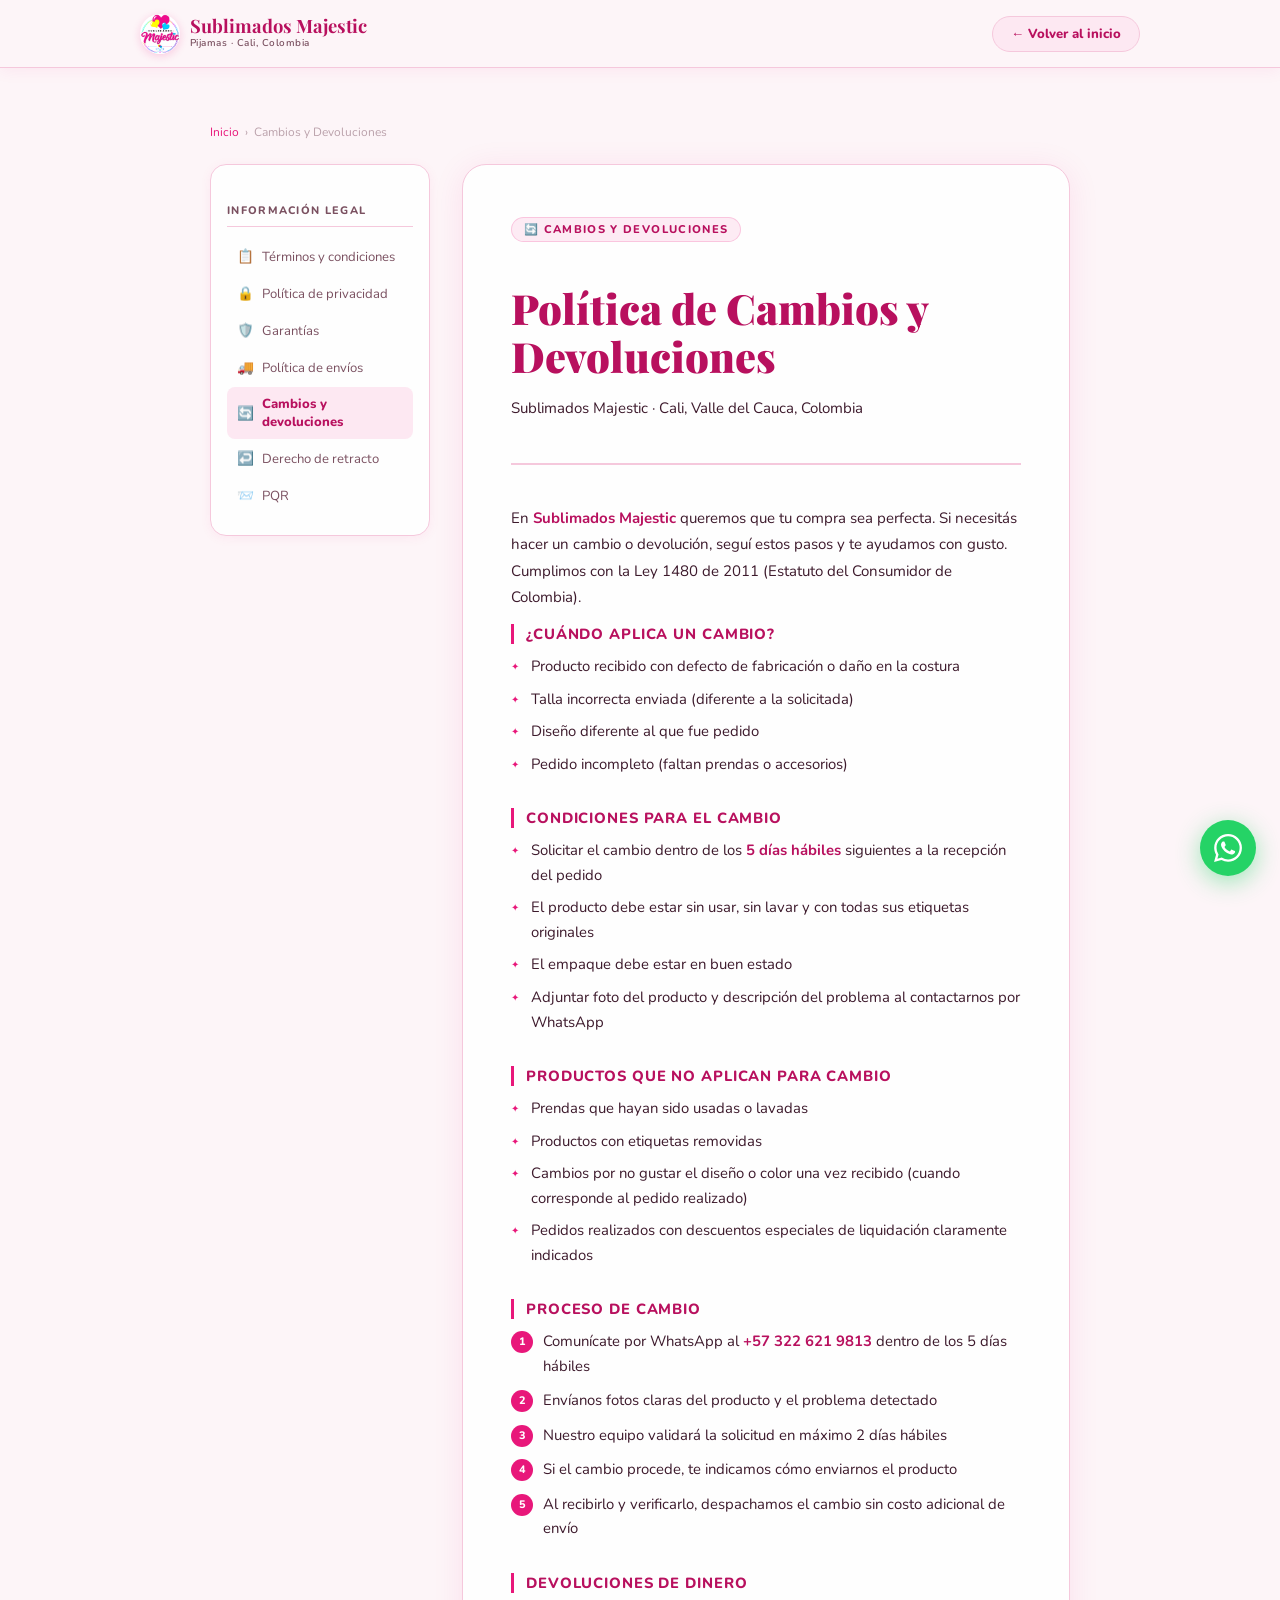
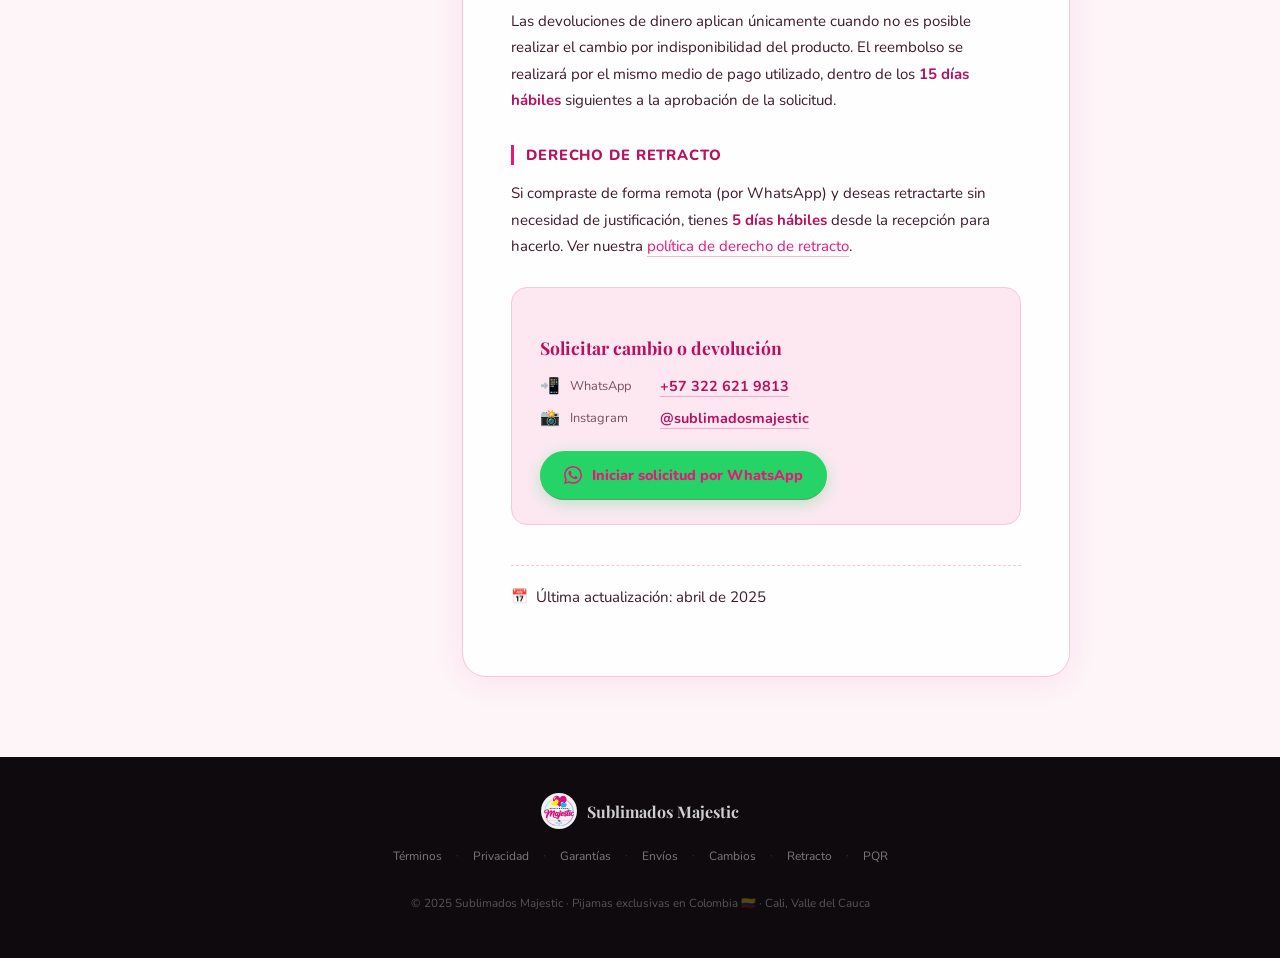
<file: cambios.html>
﻿<!DOCTYPE html>
<html lang="es-CO">
<head>
  <meta charset="UTF-8"/>
  <meta name="viewport" content="width=device-width,initial-scale=1.0"/>
  <title>Cambios y Devoluciones | Sublimados Majestic – Pijamas Colombia</title>
  <meta name="robots" content="noindex,follow"/>
  <link rel="preconnect" href="https://fonts.googleapis.com"/>
  <link rel="preconnect" href="https://fonts.gstatic.com" crossorigin/>
  <link href="https://fonts.googleapis.com/css2?family=Playfair+Display:ital,wght@0,700;0,900;1,700&family=Nunito:wght@400;600;700;800;900&display=swap" rel="stylesheet"/>
  <link rel="stylesheet" href="legal.css"/>
  <link rel="icon" type="image/png" href="logo.png"/>
</head>
<body>
<header class="legal-navbar"><div class="legal-nav-inner">
  <a href="index.html" class="legal-nav-logo">
    <img src="logo.png" alt="Sublimados Majestic" width="40" height="40" loading="eager"/>
    <div><span class="legal-nav-brand">Sublimados Majestic</span><span class="legal-nav-sub">Pijamas · Cali, Colombia</span></div>
  </a>
  <a href="index.html" class="legal-back-btn">← Volver al inicio</a>
</div></header>

<main class="legal-main"><div class="legal-container">
  <nav class="legal-breadcrumb"><a href="index.html">Inicio</a><span>›</span><span>Cambios y Devoluciones</span></nav>
  <div class="legal-page-layout">
    <aside class="legal-sidebar"><h5>Información legal</h5>
      <a href="terminos.html"><span class="ls-icon">📋</span> Términos y condiciones</a>
      <a href="privacidad.html"><span class="ls-icon">🔒</span> Política de privacidad</a>
      <a href="garantias.html"><span class="ls-icon">🛡️</span> Garantías</a>
      <a href="envios.html"><span class="ls-icon">🚚</span> Política de envíos</a>
      <a href="cambios.html" class="active"><span class="ls-icon">🔄</span> Cambios y devoluciones</a>
      <a href="retracto.html"><span class="ls-icon">↩️</span> Derecho de retracto</a>
      <a href="pqr.html"><span class="ls-icon">📨</span> PQR</a>
    </aside>
    <div class="legal-box">
      <div class="legal-doc-header">
        <span class="legal-doc-tag">🔄 Cambios y Devoluciones</span>
        <h1 class="legal-doc-title">Política de Cambios y Devoluciones</h1>
        <p class="legal-doc-meta">Sublimados Majestic · Cali, Valle del Cauca, Colombia</p>
      </div>

      <p>En <strong>Sublimados Majestic</strong> queremos que tu compra sea perfecta. Si necesitás hacer un cambio o devolución, seguí estos pasos y te ayudamos con gusto. Cumplimos con la Ley 1480 de 2011 (Estatuto del Consumidor de Colombia).</p>

      <h3>¿Cuándo aplica un cambio?</h3>
      <ul>
        <li>Producto recibido con defecto de fabricación o daño en la costura</li>
        <li>Talla incorrecta enviada (diferente a la solicitada)</li>
        <li>Diseño diferente al que fue pedido</li>
        <li>Pedido incompleto (faltan prendas o accesorios)</li>
      </ul>

      <h3>Condiciones para el cambio</h3>
      <ul>
        <li>Solicitar el cambio dentro de los <strong>5 días hábiles</strong> siguientes a la recepción del pedido</li>
        <li>El producto debe estar sin usar, sin lavar y con todas sus etiquetas originales</li>
        <li>El empaque debe estar en buen estado</li>
        <li>Adjuntar foto del producto y descripción del problema al contactarnos por WhatsApp</li>
      </ul>

      <h3>Productos que no aplican para cambio</h3>
      <ul>
        <li>Prendas que hayan sido usadas o lavadas</li>
        <li>Productos con etiquetas removidas</li>
        <li>Cambios por no gustar el diseño o color una vez recibido (cuando corresponde al pedido realizado)</li>
        <li>Pedidos realizados con descuentos especiales de liquidación claramente indicados</li>
      </ul>

      <h3>Proceso de cambio</h3>
      <ol>
        <li>Comunícate por WhatsApp al <strong>+57 322 621 9813</strong> dentro de los 5 días hábiles</li>
        <li>Envíanos fotos claras del producto y el problema detectado</li>
        <li>Nuestro equipo validará la solicitud en máximo 2 días hábiles</li>
        <li>Si el cambio procede, te indicamos cómo enviarnos el producto</li>
        <li>Al recibirlo y verificarlo, despachamos el cambio sin costo adicional de envío</li>
      </ol>

      <h3>Devoluciones de dinero</h3>
      <p>Las devoluciones de dinero aplican únicamente cuando no es posible realizar el cambio por indisponibilidad del producto. El reembolso se realizará por el mismo medio de pago utilizado, dentro de los <strong>15 días hábiles</strong> siguientes a la aprobación de la solicitud.</p>

      <h3>Derecho de retracto</h3>
      <p>Si compraste de forma remota (por WhatsApp) y deseas retractarte sin necesidad de justificación, tienes <strong>5 días hábiles</strong> desde la recepción para hacerlo. Ver nuestra <a href="retracto.html">política de derecho de retracto</a>.</p>

      <div class="legal-contact-card">
        <h4>Solicitar cambio o devolución</h4>
        <div class="legal-contact-row"><span class="lc-icon">📲</span><span class="lc-label">WhatsApp</span><span class="lc-val"><a href="https://wa.me/573226219813" target="_blank" rel="noopener">+57 322 621 9813</a></span></div>
        <div class="legal-contact-row"><span class="lc-icon">📸</span><span class="lc-label">Instagram</span><span class="lc-val"><a href="https://www.instagram.com/sublimadosmajestic" target="_blank" rel="noopener">@sublimadosmajestic</a></span></div>
        <a href="https://wa.me/573226219813" target="_blank" rel="noopener" class="legal-wa-cta"><svg viewBox="0 0 24 24" fill="currentColor"><path d="M17.472 14.382c-.297-.149-1.758-.867-2.03-.967-.273-.099-.471-.148-.67.15-.197.297-.767.966-.94 1.164-.173.199-.347.223-.644.075-.297-.15-1.255-.463-2.39-1.475-.883-.788-1.48-1.761-1.653-2.059-.173-.297-.018-.458.13-.606.134-.133.298-.347.446-.52.149-.174.198-.298.298-.497.099-.198.05-.371-.025-.52-.075-.149-.669-1.612-.916-2.207-.242-.579-.487-.5-.669-.51-.173-.008-.371-.01-.57-.01-.198 0-.52.074-.792.372-.272.297-1.04 1.016-1.04 2.479 0 1.462 1.065 2.875 1.213 3.074.149.198 2.096 3.2 5.077 4.487.709.306 1.262.489 1.694.625.712.227 1.36.195 1.871.118.571-.085 1.758-.719 2.006-1.413.248-.694.248-1.289.173-1.413-.074-.124-.272-.198-.57-.347m-5.421 7.403h-.004a9.87 9.87 0 01-5.031-1.378l-.361-.214-3.741.982.998-3.648-.235-.374a9.86 9.86 0 01-1.51-5.26c.001-5.45 4.436-9.884 9.888-9.884 2.64 0 5.122 1.03 6.988 2.898a9.825 9.825 0 012.893 6.994c-.003 5.45-4.437 9.884-9.885 9.884m8.413-18.297A11.815 11.815 0 0012.05 0C5.495 0 .16 5.335.157 11.892c0 2.096.547 4.142 1.588 5.945L.057 24l6.305-1.654a11.882 11.882 0 005.683 1.448h.005c6.554 0 11.89-5.335 11.893-11.893a11.821 11.821 0 00-3.48-8.413z"/></svg> Iniciar solicitud por WhatsApp</a>
      </div>
      <p class="legal-date-note">Última actualización: abril de 2025</p>
    </div>
  </div>
</div></main>

<a href="https://wa.me/573226219813" class="legal-wa-float" target="_blank" rel="noopener" aria-label="WhatsApp"><svg viewBox="0 0 24 24" fill="currentColor"><path d="M17.472 14.382c-.297-.149-1.758-.867-2.03-.967-.273-.099-.471-.148-.67.15-.197.297-.767.966-.94 1.164-.173.199-.347.223-.644.075-.297-.15-1.255-.463-2.39-1.475-.883-.788-1.48-1.761-1.653-2.059-.173-.297-.018-.458.13-.606.134-.133.298-.347.446-.52.149-.174.198-.298.298-.497.099-.198.05-.371-.025-.52-.075-.149-.669-1.612-.916-2.207-.242-.579-.487-.5-.669-.51-.173-.008-.371-.01-.57-.01-.198 0-.52.074-.792.372-.272.297-1.04 1.016-1.04 2.479 0 1.462 1.065 2.875 1.213 3.074.149.198 2.096 3.2 5.077 4.487.709.306 1.262.489 1.694.625.712.227 1.36.195 1.871.118.571-.085 1.758-.719 2.006-1.413.248-.694.248-1.289.173-1.413-.074-.124-.272-.198-.57-.347m-5.421 7.403h-.004a9.87 9.87 0 01-5.031-1.378l-.361-.214-3.741.982.998-3.648-.235-.374a9.86 9.86 0 01-1.51-5.26c.001-5.45 4.436-9.884 9.888-9.884 2.64 0 5.122 1.03 6.988 2.898a9.825 9.825 0 012.893 6.994c-.003 5.45-4.437 9.884-9.885 9.884m8.413-18.297A11.815 11.815 0 0012.05 0C5.495 0 .16 5.335.157 11.892c0 2.096.547 4.142 1.588 5.945L.057 24l6.305-1.654a11.882 11.882 0 005.683 1.448h.005c6.554 0 11.89-5.335 11.893-11.893a11.821 11.821 0 00-3.48-8.413z"/></svg></a>

<footer class="legal-footer"><div class="legal-footer-inner">
  <a href="index.html" class="legal-footer-logo">
    <img src="logo.png" alt="Sublimados Majestic" width="36" height="36" loading="lazy"/>
    <span>Sublimados Majestic</span>
  </a>
  <nav class="legal-footer-links">
    <a href="terminos.html">Términos</a><span>·</span><a href="privacidad.html">Privacidad</a><span>·</span><a href="garantias.html">Garantías</a><span>·</span><a href="envios.html">Envíos</a><span>·</span><a href="cambios.html">Cambios</a><span>·</span><a href="retracto.html">Retracto</a><span>·</span><a href="pqr.html">PQR</a>
  </nav>
  <p class="legal-footer-copy">© 2025 Sublimados Majestic · Pijamas exclusivas en Colombia 🇨🇴 · Cali, Valle del Cauca</p>
</div></footer>
</body></html>
</file>
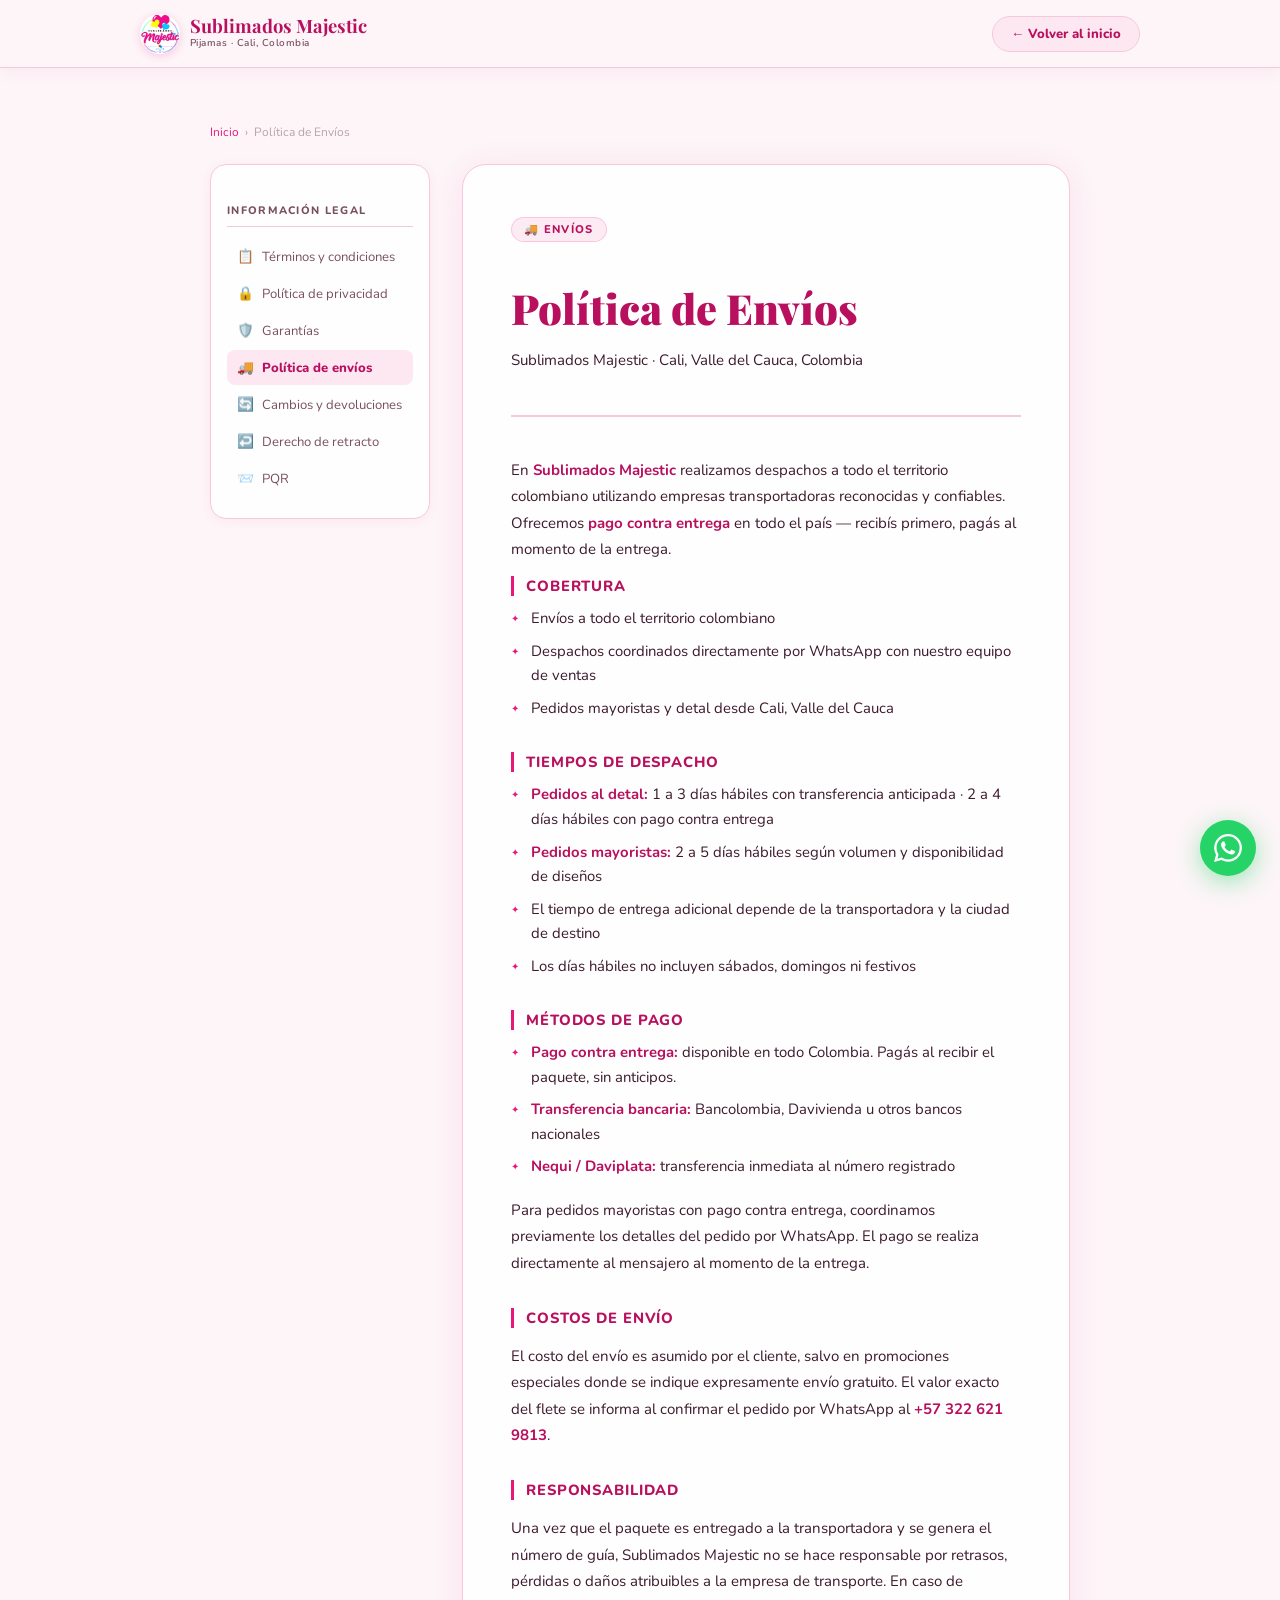
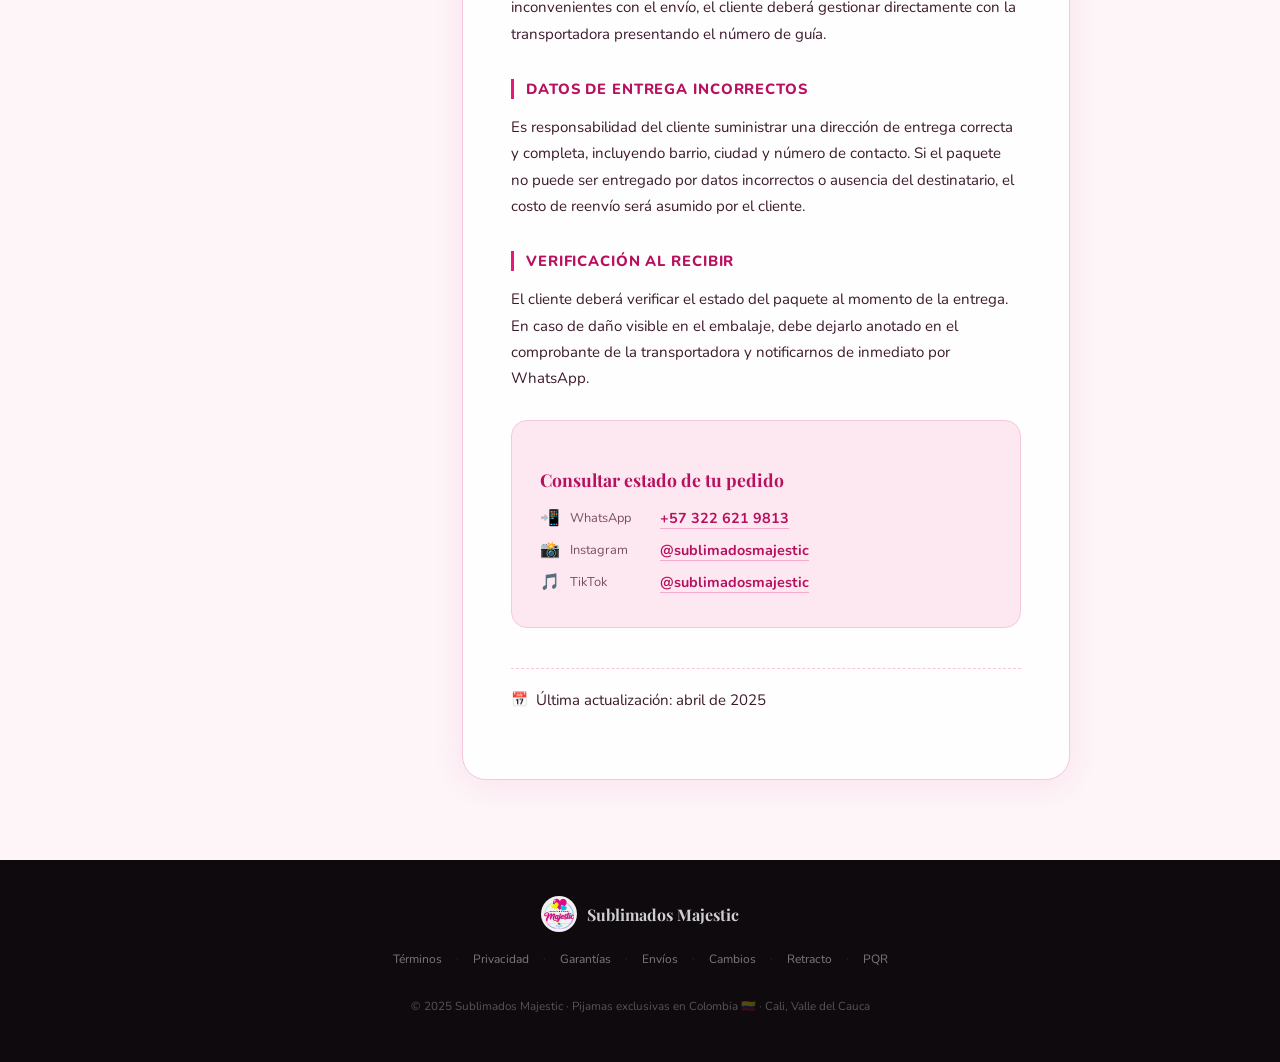
<file: envios.html>
﻿<!DOCTYPE html>
<html lang="es-CO">
<head>
  <meta charset="UTF-8"/>
  <meta name="viewport" content="width=device-width,initial-scale=1.0"/>
  <title>Política de Envíos | Sublimados Majestic – Pijamas Colombia</title>
  <meta name="robots" content="noindex,follow"/>
  <link rel="preconnect" href="https://fonts.googleapis.com"/>
  <link rel="preconnect" href="https://fonts.gstatic.com" crossorigin/>
  <link href="https://fonts.googleapis.com/css2?family=Playfair+Display:ital,wght@0,700;0,900;1,700&family=Nunito:wght@400;600;700;800;900&display=swap" rel="stylesheet"/>
  <link rel="stylesheet" href="legal.css"/>
  <link rel="icon" type="image/png" href="logo.png"/>
</head>
<body>
<header class="legal-navbar"><div class="legal-nav-inner">
  <a href="index.html" class="legal-nav-logo">
    <img src="logo.png" alt="Sublimados Majestic" width="40" height="40" loading="eager"/>
    <div><span class="legal-nav-brand">Sublimados Majestic</span><span class="legal-nav-sub">Pijamas · Cali, Colombia</span></div>
  </a>
  <a href="index.html" class="legal-back-btn">← Volver al inicio</a>
</div></header>

<main class="legal-main"><div class="legal-container">
  <nav class="legal-breadcrumb"><a href="index.html">Inicio</a><span>›</span><span>Política de Envíos</span></nav>
  <div class="legal-page-layout">
    <aside class="legal-sidebar"><h5>Información legal</h5>
      <a href="terminos.html"><span class="ls-icon">📋</span> Términos y condiciones</a>
      <a href="privacidad.html"><span class="ls-icon">🔒</span> Política de privacidad</a>
      <a href="garantias.html"><span class="ls-icon">🛡️</span> Garantías</a>
      <a href="envios.html" class="active"><span class="ls-icon">🚚</span> Política de envíos</a>
      <a href="cambios.html"><span class="ls-icon">🔄</span> Cambios y devoluciones</a>
      <a href="retracto.html"><span class="ls-icon">↩️</span> Derecho de retracto</a>
      <a href="pqr.html"><span class="ls-icon">📨</span> PQR</a>
    </aside>
    <div class="legal-box">
      <div class="legal-doc-header">
        <span class="legal-doc-tag">🚚 Envíos</span>
        <h1 class="legal-doc-title">Política de Envíos</h1>
        <p class="legal-doc-meta">Sublimados Majestic · Cali, Valle del Cauca, Colombia</p>
      </div>

      <p>En <strong>Sublimados Majestic</strong> realizamos despachos a todo el territorio colombiano utilizando empresas transportadoras reconocidas y confiables. Ofrecemos <strong>pago contra entrega</strong> en todo el país — recibís primero, pagás al momento de la entrega.</p>

      <h3>Cobertura</h3>
      <ul>
        <li>Envíos a todo el territorio colombiano</li>
        <li>Despachos coordinados directamente por WhatsApp con nuestro equipo de ventas</li>
        <li>Pedidos mayoristas y detal desde Cali, Valle del Cauca</li>
      </ul>

      <h3>Tiempos de despacho</h3>
      <ul>
        <li><strong>Pedidos al detal:</strong> 1 a 3 días hábiles con transferencia anticipada · 2 a 4 días hábiles con pago contra entrega</li>
        <li><strong>Pedidos mayoristas:</strong> 2 a 5 días hábiles según volumen y disponibilidad de diseños</li>
        <li>El tiempo de entrega adicional depende de la transportadora y la ciudad de destino</li>
        <li>Los días hábiles no incluyen sábados, domingos ni festivos</li>
      </ul>

      <h3>Métodos de pago</h3>
      <ul>
        <li><strong>Pago contra entrega:</strong> disponible en todo Colombia. Pagás al recibir el paquete, sin anticipos.</li>
        <li><strong>Transferencia bancaria:</strong> Bancolombia, Davivienda u otros bancos nacionales</li>
        <li><strong>Nequi / Daviplata:</strong> transferencia inmediata al número registrado</li>
      </ul>
      <p>Para pedidos mayoristas con pago contra entrega, coordinamos previamente los detalles del pedido por WhatsApp. El pago se realiza directamente al mensajero al momento de la entrega.</p>

      <h3>Costos de envío</h3>
      <p>El costo del envío es asumido por el cliente, salvo en promociones especiales donde se indique expresamente envío gratuito. El valor exacto del flete se informa al confirmar el pedido por WhatsApp al <strong>+57 322 621 9813</strong>.</p>

      <h3>Responsabilidad</h3>
      <p>Una vez que el paquete es entregado a la transportadora y se genera el número de guía, Sublimados Majestic no se hace responsable por retrasos, pérdidas o daños atribuibles a la empresa de transporte. En caso de inconvenientes con el envío, el cliente deberá gestionar directamente con la transportadora presentando el número de guía.</p>

      <h3>Datos de entrega incorrectos</h3>
      <p>Es responsabilidad del cliente suministrar una dirección de entrega correcta y completa, incluyendo barrio, ciudad y número de contacto. Si el paquete no puede ser entregado por datos incorrectos o ausencia del destinatario, el costo de reenvío será asumido por el cliente.</p>

      <h3>Verificación al recibir</h3>
      <p>El cliente deberá verificar el estado del paquete al momento de la entrega. En caso de daño visible en el embalaje, debe dejarlo anotado en el comprobante de la transportadora y notificarnos de inmediato por WhatsApp.</p>

      <div class="legal-contact-card">
        <h4>Consultar estado de tu pedido</h4>
        <div class="legal-contact-row"><span class="lc-icon">📲</span><span class="lc-label">WhatsApp</span><span class="lc-val"><a href="https://wa.me/573226219813" target="_blank" rel="noopener">+57 322 621 9813</a></span></div>
        <div class="legal-contact-row"><span class="lc-icon">📸</span><span class="lc-label">Instagram</span><span class="lc-val"><a href="https://www.instagram.com/sublimadosmajestic" target="_blank" rel="noopener">@sublimadosmajestic</a></span></div>
        <div class="legal-contact-row"><span class="lc-icon">🎵</span><span class="lc-label">TikTok</span><span class="lc-val"><a href="https://www.tiktok.com/@sublimadosmajestic" target="_blank" rel="noopener">@sublimadosmajestic</a></span></div>
      </div>
      <p class="legal-date-note">Última actualización: abril de 2025</p>
    </div>
  </div>
</div></main>

<a href="https://wa.me/573226219813" class="legal-wa-float" target="_blank" rel="noopener" aria-label="WhatsApp"><svg viewBox="0 0 24 24" fill="currentColor"><path d="M17.472 14.382c-.297-.149-1.758-.867-2.03-.967-.273-.099-.471-.148-.67.15-.197.297-.767.966-.94 1.164-.173.199-.347.223-.644.075-.297-.15-1.255-.463-2.39-1.475-.883-.788-1.48-1.761-1.653-2.059-.173-.297-.018-.458.13-.606.134-.133.298-.347.446-.52.149-.174.198-.298.298-.497.099-.198.05-.371-.025-.52-.075-.149-.669-1.612-.916-2.207-.242-.579-.487-.5-.669-.51-.173-.008-.371-.01-.57-.01-.198 0-.52.074-.792.372-.272.297-1.04 1.016-1.04 2.479 0 1.462 1.065 2.875 1.213 3.074.149.198 2.096 3.2 5.077 4.487.709.306 1.262.489 1.694.625.712.227 1.36.195 1.871.118.571-.085 1.758-.719 2.006-1.413.248-.694.248-1.289.173-1.413-.074-.124-.272-.198-.57-.347m-5.421 7.403h-.004a9.87 9.87 0 01-5.031-1.378l-.361-.214-3.741.982.998-3.648-.235-.374a9.86 9.86 0 01-1.51-5.26c.001-5.45 4.436-9.884 9.888-9.884 2.64 0 5.122 1.03 6.988 2.898a9.825 9.825 0 012.893 6.994c-.003 5.45-4.437 9.884-9.885 9.884m8.413-18.297A11.815 11.815 0 0012.05 0C5.495 0 .16 5.335.157 11.892c0 2.096.547 4.142 1.588 5.945L.057 24l6.305-1.654a11.882 11.882 0 005.683 1.448h.005c6.554 0 11.89-5.335 11.893-11.893a11.821 11.821 0 00-3.48-8.413z"/></svg></a>

<footer class="legal-footer"><div class="legal-footer-inner">
  <a href="index.html" class="legal-footer-logo">
    <img src="logo.png" alt="Sublimados Majestic" width="36" height="36" loading="lazy"/>
    <span>Sublimados Majestic</span>
  </a>
  <nav class="legal-footer-links">
    <a href="terminos.html">Términos</a><span>·</span><a href="privacidad.html">Privacidad</a><span>·</span><a href="garantias.html">Garantías</a><span>·</span><a href="envios.html">Envíos</a><span>·</span><a href="cambios.html">Cambios</a><span>·</span><a href="retracto.html">Retracto</a><span>·</span><a href="pqr.html">PQR</a>
  </nav>
  <p class="legal-footer-copy">© 2025 Sublimados Majestic · Pijamas exclusivas en Colombia 🇨🇴 · Cali, Valle del Cauca</p>
</div></footer>
</body></html>
</file>
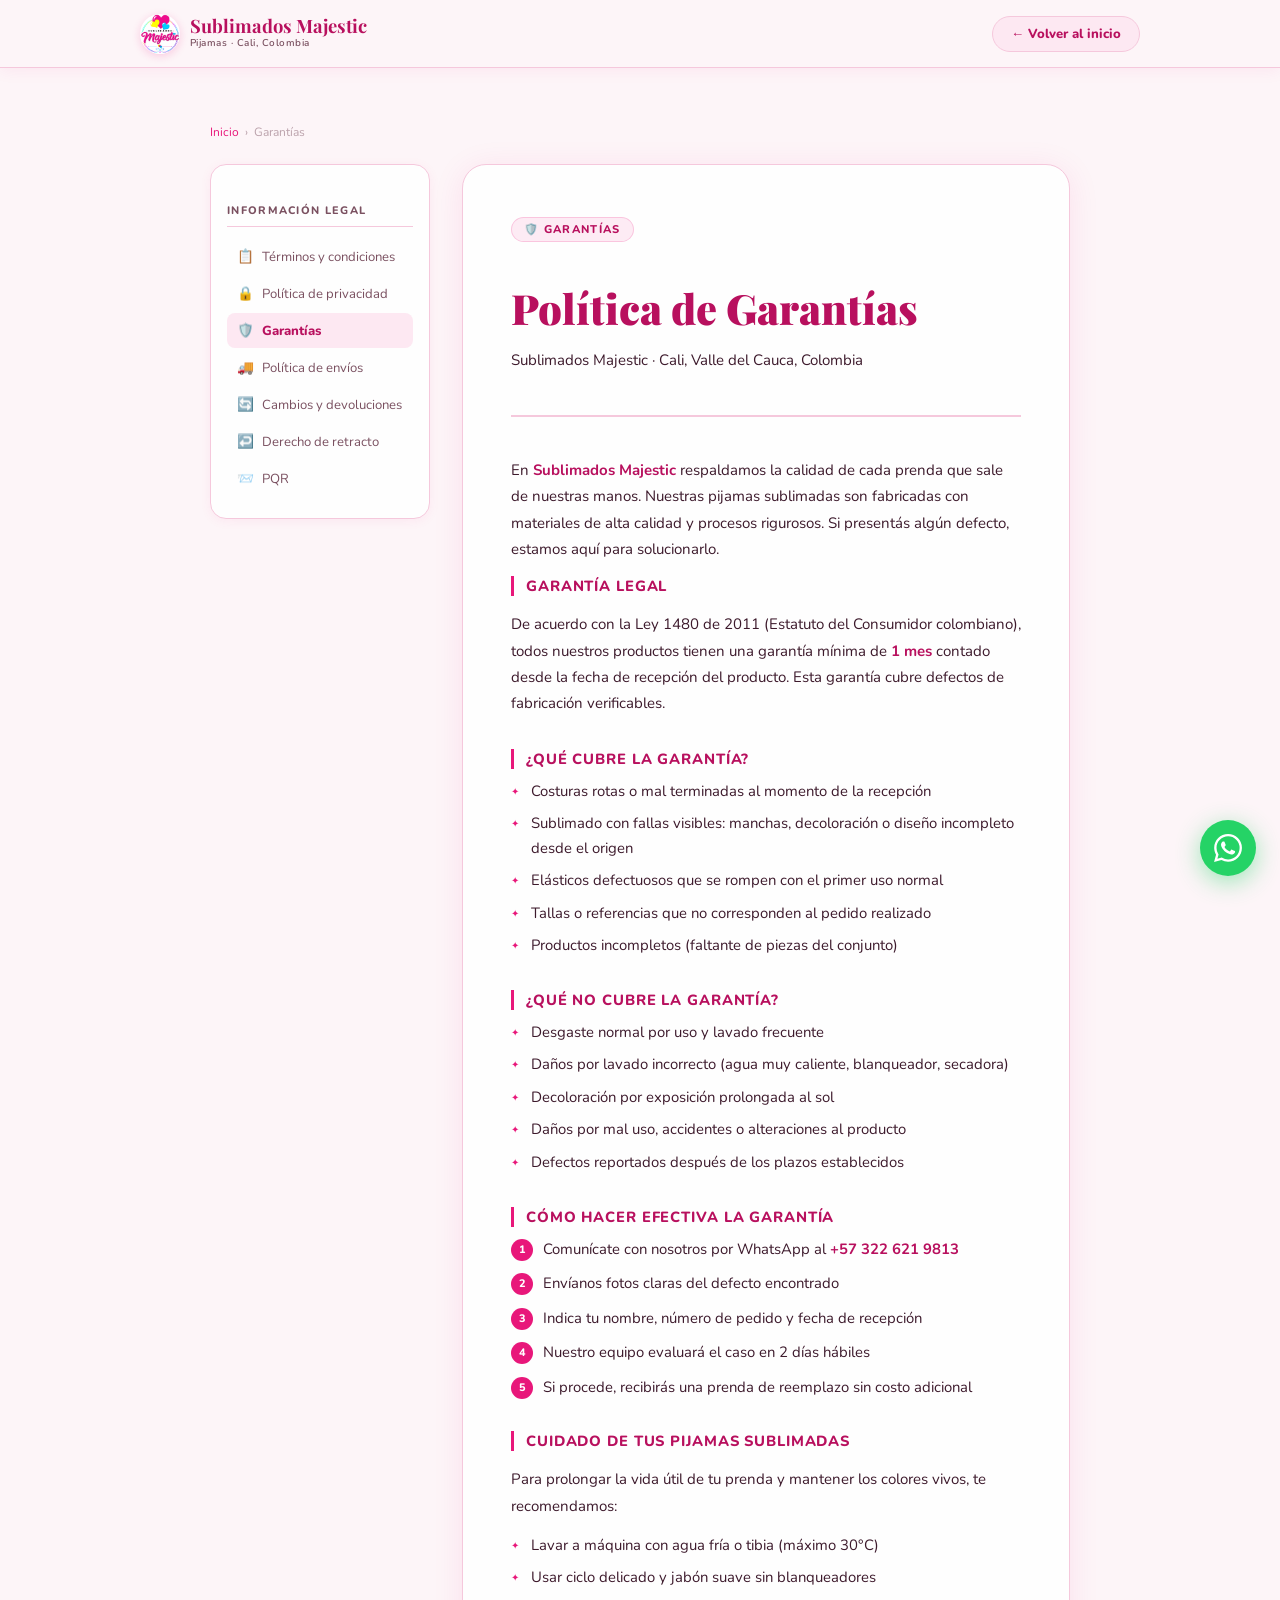
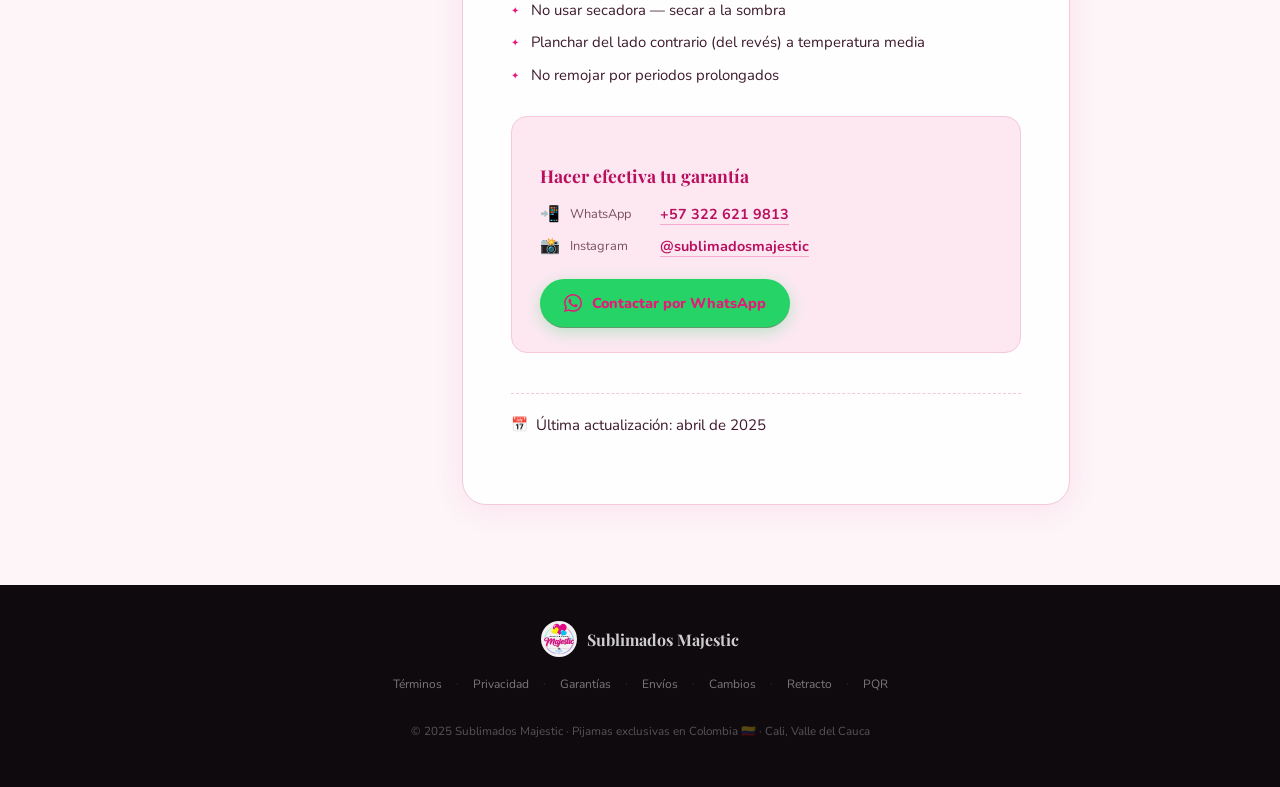
<file: garantias.html>
﻿<!DOCTYPE html>
<html lang="es-CO">
<head>
  <meta charset="UTF-8"/>
  <meta name="viewport" content="width=device-width,initial-scale=1.0"/>
  <title>Garantías | Sublimados Majestic – Pijamas Colombia</title>
  <meta name="robots" content="noindex,follow"/>
  <link rel="preconnect" href="https://fonts.googleapis.com"/>
  <link rel="preconnect" href="https://fonts.gstatic.com" crossorigin/>
  <link href="https://fonts.googleapis.com/css2?family=Playfair+Display:ital,wght@0,700;0,900;1,700&family=Nunito:wght@400;600;700;800;900&display=swap" rel="stylesheet"/>
  <link rel="stylesheet" href="legal.css"/>
  <link rel="icon" type="image/png" href="logo.png"/>
</head>
<body>
<header class="legal-navbar"><div class="legal-nav-inner">
  <a href="index.html" class="legal-nav-logo">
    <img src="logo.png" alt="Sublimados Majestic" width="40" height="40" loading="eager"/>
    <div><span class="legal-nav-brand">Sublimados Majestic</span><span class="legal-nav-sub">Pijamas · Cali, Colombia</span></div>
  </a>
  <a href="index.html" class="legal-back-btn">← Volver al inicio</a>
</div></header>

<main class="legal-main"><div class="legal-container">
  <nav class="legal-breadcrumb"><a href="index.html">Inicio</a><span>›</span><span>Garantías</span></nav>
  <div class="legal-page-layout">
    <aside class="legal-sidebar"><h5>Información legal</h5>
      <a href="terminos.html"><span class="ls-icon">📋</span> Términos y condiciones</a>
      <a href="privacidad.html"><span class="ls-icon">🔒</span> Política de privacidad</a>
      <a href="garantias.html" class="active"><span class="ls-icon">🛡️</span> Garantías</a>
      <a href="envios.html"><span class="ls-icon">🚚</span> Política de envíos</a>
      <a href="cambios.html"><span class="ls-icon">🔄</span> Cambios y devoluciones</a>
      <a href="retracto.html"><span class="ls-icon">↩️</span> Derecho de retracto</a>
      <a href="pqr.html"><span class="ls-icon">📨</span> PQR</a>
    </aside>
    <div class="legal-box">
      <div class="legal-doc-header">
        <span class="legal-doc-tag">🛡️ Garantías</span>
        <h1 class="legal-doc-title">Política de Garantías</h1>
        <p class="legal-doc-meta">Sublimados Majestic · Cali, Valle del Cauca, Colombia</p>
      </div>

      <p>En <strong>Sublimados Majestic</strong> respaldamos la calidad de cada prenda que sale de nuestras manos. Nuestras pijamas sublimadas son fabricadas con materiales de alta calidad y procesos rigurosos. Si presentás algún defecto, estamos aquí para solucionarlo.</p>

      <h3>Garantía legal</h3>
      <p>De acuerdo con la Ley 1480 de 2011 (Estatuto del Consumidor colombiano), todos nuestros productos tienen una garantía mínima de <strong>1 mes</strong> contado desde la fecha de recepción del producto. Esta garantía cubre defectos de fabricación verificables.</p>

      <h3>¿Qué cubre la garantía?</h3>
      <ul>
        <li>Costuras rotas o mal terminadas al momento de la recepción</li>
        <li>Sublimado con fallas visibles: manchas, decoloración o diseño incompleto desde el origen</li>
        <li>Elásticos defectuosos que se rompen con el primer uso normal</li>
        <li>Tallas o referencias que no corresponden al pedido realizado</li>
        <li>Productos incompletos (faltante de piezas del conjunto)</li>
      </ul>

      <h3>¿Qué NO cubre la garantía?</h3>
      <ul>
        <li>Desgaste normal por uso y lavado frecuente</li>
        <li>Daños por lavado incorrecto (agua muy caliente, blanqueador, secadora)</li>
        <li>Decoloración por exposición prolongada al sol</li>
        <li>Daños por mal uso, accidentes o alteraciones al producto</li>
        <li>Defectos reportados después de los plazos establecidos</li>
      </ul>

      <h3>Cómo hacer efectiva la garantía</h3>
      <ol>
        <li>Comunícate con nosotros por WhatsApp al <strong>+57 322 621 9813</strong></li>
        <li>Envíanos fotos claras del defecto encontrado</li>
        <li>Indica tu nombre, número de pedido y fecha de recepción</li>
        <li>Nuestro equipo evaluará el caso en 2 días hábiles</li>
        <li>Si procede, recibirás una prenda de reemplazo sin costo adicional</li>
      </ol>

      <h3>Cuidado de tus pijamas sublimadas</h3>
      <p>Para prolongar la vida útil de tu prenda y mantener los colores vivos, te recomendamos:</p>
      <ul>
        <li>Lavar a máquina con agua fría o tibia (máximo 30°C)</li>
        <li>Usar ciclo delicado y jabón suave sin blanqueadores</li>
        <li>No usar secadora — secar a la sombra</li>
        <li>Planchar del lado contrario (del revés) a temperatura media</li>
        <li>No remojar por periodos prolongados</li>
      </ul>

      <div class="legal-contact-card">
        <h4>Hacer efectiva tu garantía</h4>
        <div class="legal-contact-row"><span class="lc-icon">📲</span><span class="lc-label">WhatsApp</span><span class="lc-val"><a href="https://wa.me/573226219813" target="_blank" rel="noopener">+57 322 621 9813</a></span></div>
        <div class="legal-contact-row"><span class="lc-icon">📸</span><span class="lc-label">Instagram</span><span class="lc-val"><a href="https://www.instagram.com/sublimadosmajestic" target="_blank" rel="noopener">@sublimadosmajestic</a></span></div>
        <a href="https://wa.me/573226219813" target="_blank" rel="noopener" class="legal-wa-cta"><svg viewBox="0 0 24 24" fill="currentColor"><path d="M17.472 14.382c-.297-.149-1.758-.867-2.03-.967-.273-.099-.471-.148-.67.15-.197.297-.767.966-.94 1.164-.173.199-.347.223-.644.075-.297-.15-1.255-.463-2.39-1.475-.883-.788-1.48-1.761-1.653-2.059-.173-.297-.018-.458.13-.606.134-.133.298-.347.446-.52.149-.174.198-.298.298-.497.099-.198.05-.371-.025-.52-.075-.149-.669-1.612-.916-2.207-.242-.579-.487-.5-.669-.51-.173-.008-.371-.01-.57-.01-.198 0-.52.074-.792.372-.272.297-1.04 1.016-1.04 2.479 0 1.462 1.065 2.875 1.213 3.074.149.198 2.096 3.2 5.077 4.487.709.306 1.262.489 1.694.625.712.227 1.36.195 1.871.118.571-.085 1.758-.719 2.006-1.413.248-.694.248-1.289.173-1.413-.074-.124-.272-.198-.57-.347m-5.421 7.403h-.004a9.87 9.87 0 01-5.031-1.378l-.361-.214-3.741.982.998-3.648-.235-.374a9.86 9.86 0 01-1.51-5.26c.001-5.45 4.436-9.884 9.888-9.884 2.64 0 5.122 1.03 6.988 2.898a9.825 9.825 0 012.893 6.994c-.003 5.45-4.437 9.884-9.885 9.884m8.413-18.297A11.815 11.815 0 0012.05 0C5.495 0 .16 5.335.157 11.892c0 2.096.547 4.142 1.588 5.945L.057 24l6.305-1.654a11.882 11.882 0 005.683 1.448h.005c6.554 0 11.89-5.335 11.893-11.893a11.821 11.821 0 00-3.48-8.413z"/></svg> Contactar por WhatsApp</a>
      </div>
      <p class="legal-date-note">Última actualización: abril de 2025</p>
    </div>
  </div>
</div></main>

<a href="https://wa.me/573226219813" class="legal-wa-float" target="_blank" rel="noopener" aria-label="WhatsApp"><svg viewBox="0 0 24 24" fill="currentColor"><path d="M17.472 14.382c-.297-.149-1.758-.867-2.03-.967-.273-.099-.471-.148-.67.15-.197.297-.767.966-.94 1.164-.173.199-.347.223-.644.075-.297-.15-1.255-.463-2.39-1.475-.883-.788-1.48-1.761-1.653-2.059-.173-.297-.018-.458.13-.606.134-.133.298-.347.446-.52.149-.174.198-.298.298-.497.099-.198.05-.371-.025-.52-.075-.149-.669-1.612-.916-2.207-.242-.579-.487-.5-.669-.51-.173-.008-.371-.01-.57-.01-.198 0-.52.074-.792.372-.272.297-1.04 1.016-1.04 2.479 0 1.462 1.065 2.875 1.213 3.074.149.198 2.096 3.2 5.077 4.487.709.306 1.262.489 1.694.625.712.227 1.36.195 1.871.118.571-.085 1.758-.719 2.006-1.413.248-.694.248-1.289.173-1.413-.074-.124-.272-.198-.57-.347m-5.421 7.403h-.004a9.87 9.87 0 01-5.031-1.378l-.361-.214-3.741.982.998-3.648-.235-.374a9.86 9.86 0 01-1.51-5.26c.001-5.45 4.436-9.884 9.888-9.884 2.64 0 5.122 1.03 6.988 2.898a9.825 9.825 0 012.893 6.994c-.003 5.45-4.437 9.884-9.885 9.884m8.413-18.297A11.815 11.815 0 0012.05 0C5.495 0 .16 5.335.157 11.892c0 2.096.547 4.142 1.588 5.945L.057 24l6.305-1.654a11.882 11.882 0 005.683 1.448h.005c6.554 0 11.89-5.335 11.893-11.893a11.821 11.821 0 00-3.48-8.413z"/></svg></a>

<footer class="legal-footer"><div class="legal-footer-inner">
  <a href="index.html" class="legal-footer-logo">
    <img src="logo.png" alt="Sublimados Majestic" width="36" height="36" loading="lazy"/>
    <span>Sublimados Majestic</span>
  </a>
  <nav class="legal-footer-links">
    <a href="terminos.html">Términos</a><span>·</span><a href="privacidad.html">Privacidad</a><span>·</span><a href="garantias.html">Garantías</a><span>·</span><a href="envios.html">Envíos</a><span>·</span><a href="cambios.html">Cambios</a><span>·</span><a href="retracto.html">Retracto</a><span>·</span><a href="pqr.html">PQR</a>
  </nav>
  <p class="legal-footer-copy">© 2025 Sublimados Majestic · Pijamas exclusivas en Colombia 🇨🇴 · Cali, Valle del Cauca</p>
</div></footer>
</body></html>
</file>
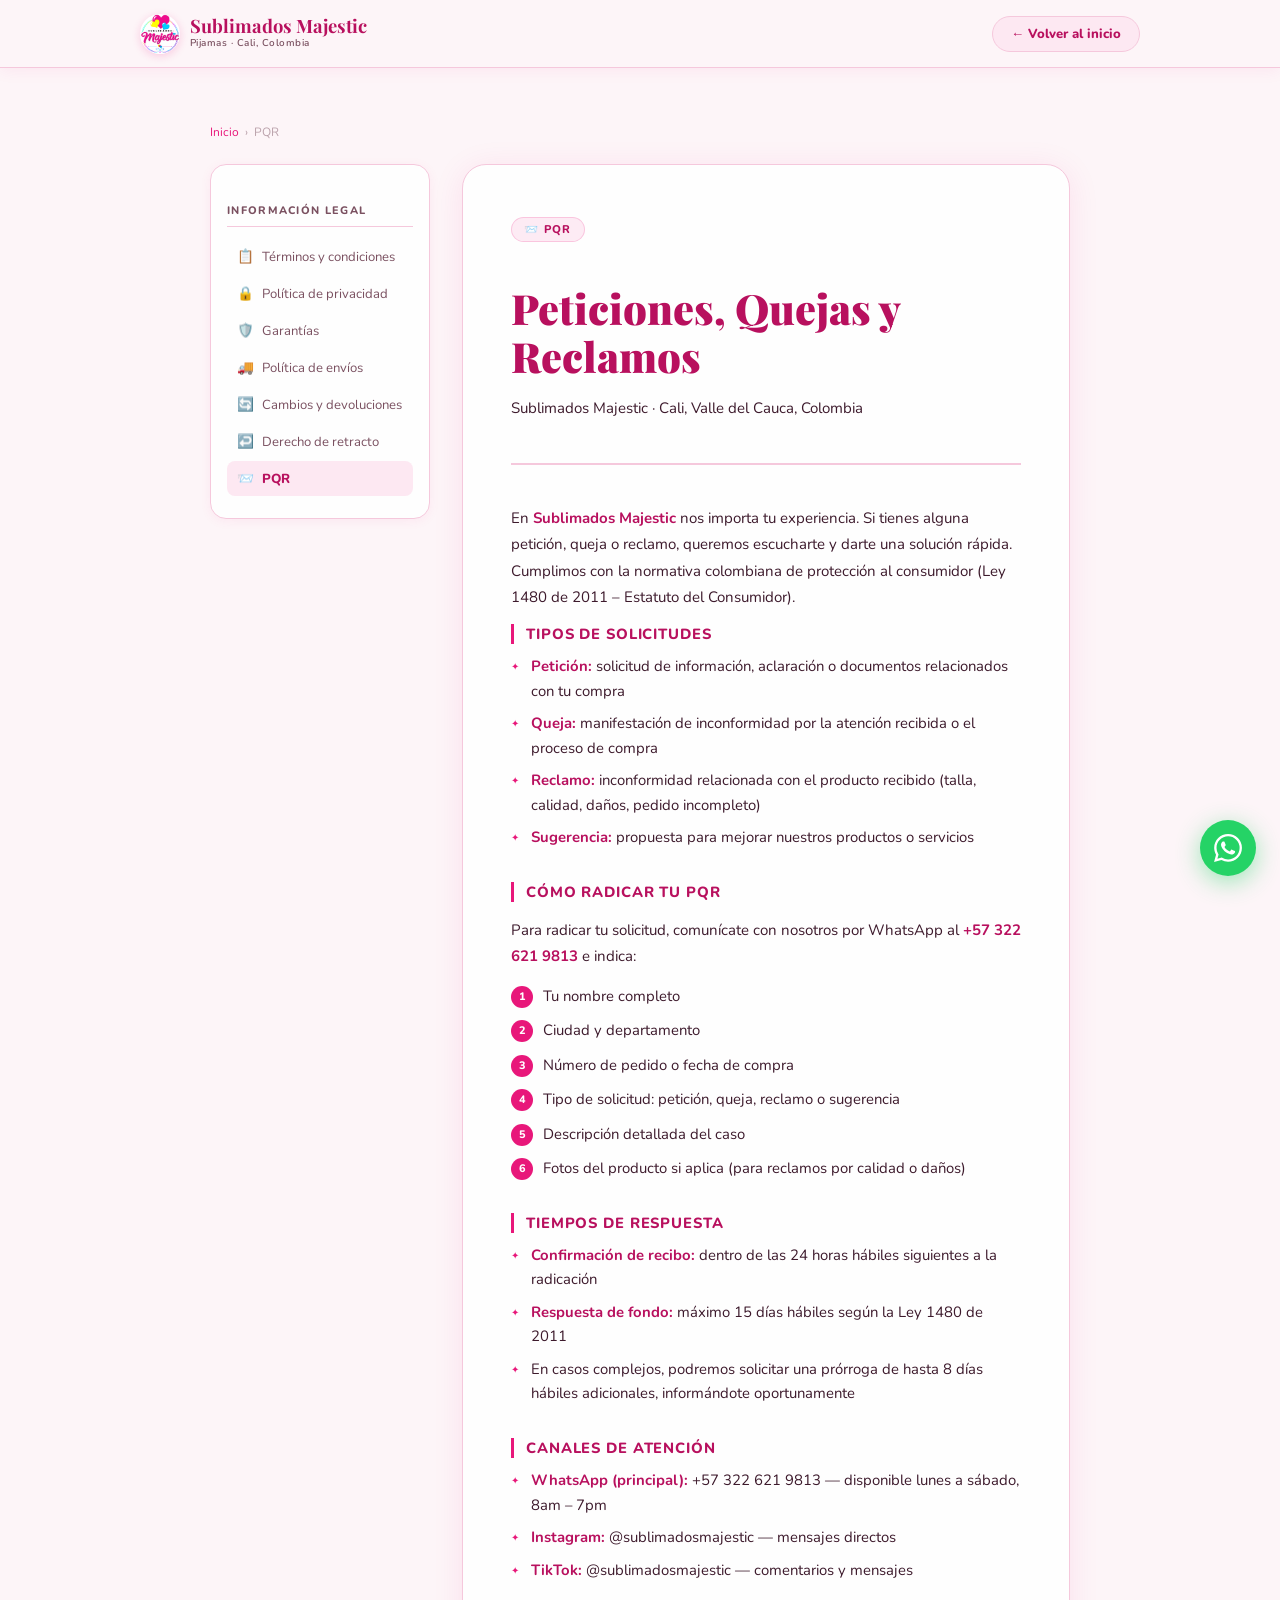
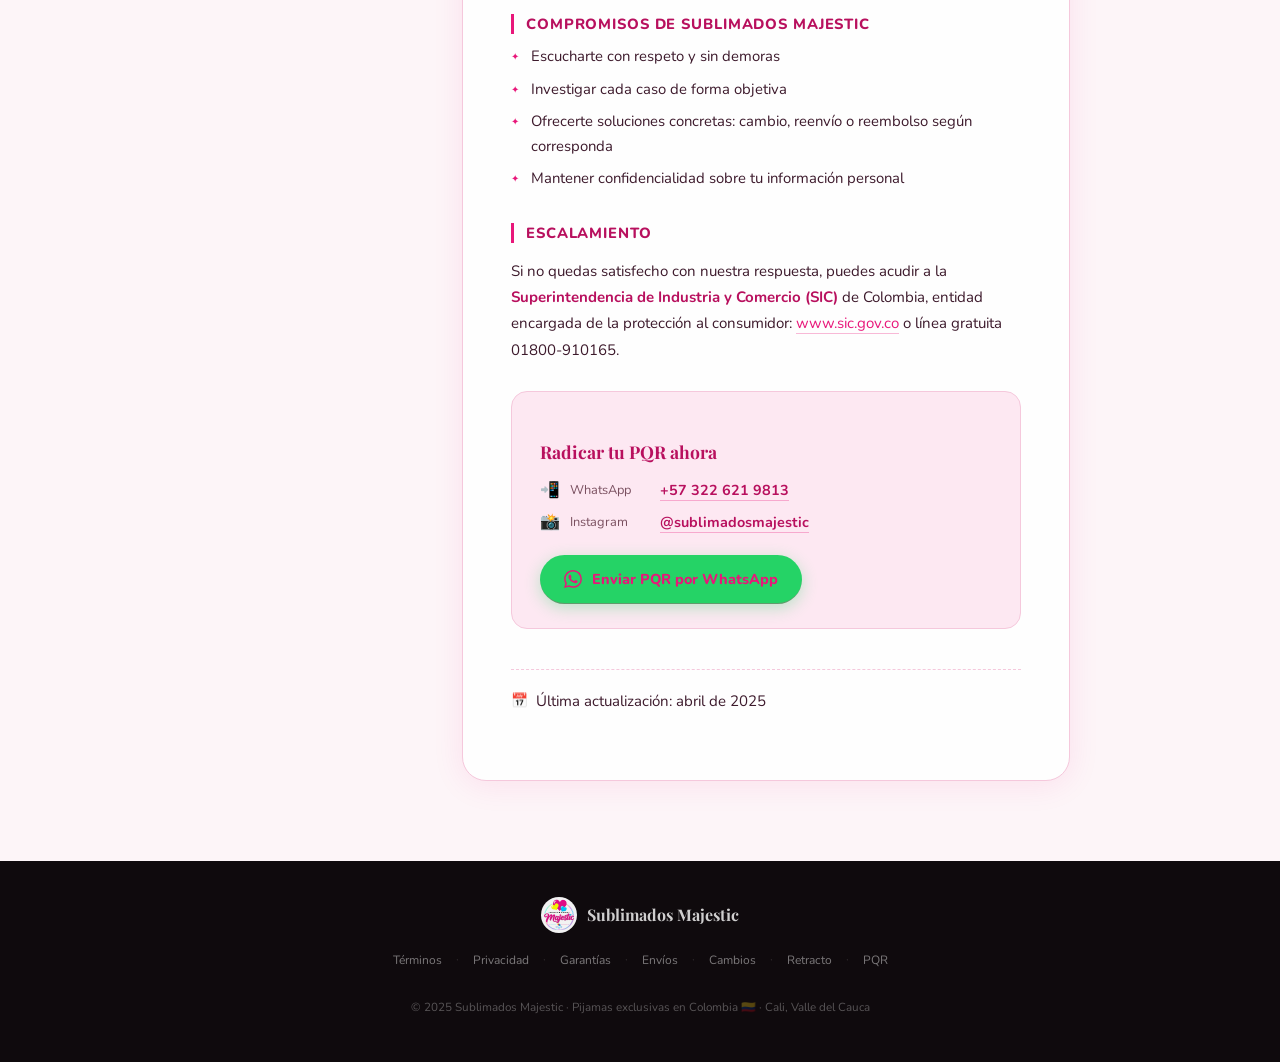
<file: pqr.html>
﻿<!DOCTYPE html>
<html lang="es-CO">
<head>
  <meta charset="UTF-8"/>
  <meta name="viewport" content="width=device-width,initial-scale=1.0"/>
  <title>PQR – Peticiones, Quejas y Reclamos | Sublimados Majestic</title>
  <meta name="robots" content="noindex,follow"/>
  <link rel="preconnect" href="https://fonts.googleapis.com"/>
  <link rel="preconnect" href="https://fonts.gstatic.com" crossorigin/>
  <link href="https://fonts.googleapis.com/css2?family=Playfair+Display:ital,wght@0,700;0,900;1,700&family=Nunito:wght@400;600;700;800;900&display=swap" rel="stylesheet"/>
  <link rel="stylesheet" href="legal.css"/>
  <link rel="icon" type="image/png" href="logo.png"/>
</head>
<body>
<header class="legal-navbar"><div class="legal-nav-inner">
  <a href="index.html" class="legal-nav-logo">
    <img src="logo.png" alt="Sublimados Majestic" width="40" height="40" loading="eager"/>
    <div><span class="legal-nav-brand">Sublimados Majestic</span><span class="legal-nav-sub">Pijamas · Cali, Colombia</span></div>
  </a>
  <a href="index.html" class="legal-back-btn">← Volver al inicio</a>
</div></header>

<main class="legal-main"><div class="legal-container">
  <nav class="legal-breadcrumb"><a href="index.html">Inicio</a><span>›</span><span>PQR</span></nav>
  <div class="legal-page-layout">
    <aside class="legal-sidebar"><h5>Información legal</h5>
      <a href="terminos.html"><span class="ls-icon">📋</span> Términos y condiciones</a>
      <a href="privacidad.html"><span class="ls-icon">🔒</span> Política de privacidad</a>
      <a href="garantias.html"><span class="ls-icon">🛡️</span> Garantías</a>
      <a href="envios.html"><span class="ls-icon">🚚</span> Política de envíos</a>
      <a href="cambios.html"><span class="ls-icon">🔄</span> Cambios y devoluciones</a>
      <a href="retracto.html"><span class="ls-icon">↩️</span> Derecho de retracto</a>
      <a href="pqr.html" class="active"><span class="ls-icon">📨</span> PQR</a>
    </aside>
    <div class="legal-box">
      <div class="legal-doc-header">
        <span class="legal-doc-tag">📨 PQR</span>
        <h1 class="legal-doc-title">Peticiones, Quejas y Reclamos</h1>
        <p class="legal-doc-meta">Sublimados Majestic · Cali, Valle del Cauca, Colombia</p>
      </div>

      <p>En <strong>Sublimados Majestic</strong> nos importa tu experiencia. Si tienes alguna petición, queja o reclamo, queremos escucharte y darte una solución rápida. Cumplimos con la normativa colombiana de protección al consumidor (Ley 1480 de 2011 – Estatuto del Consumidor).</p>

      <h3>Tipos de solicitudes</h3>
      <ul>
        <li><strong>Petición:</strong> solicitud de información, aclaración o documentos relacionados con tu compra</li>
        <li><strong>Queja:</strong> manifestación de inconformidad por la atención recibida o el proceso de compra</li>
        <li><strong>Reclamo:</strong> inconformidad relacionada con el producto recibido (talla, calidad, daños, pedido incompleto)</li>
        <li><strong>Sugerencia:</strong> propuesta para mejorar nuestros productos o servicios</li>
      </ul>

      <h3>Cómo radicar tu PQR</h3>
      <p>Para radicar tu solicitud, comunícate con nosotros por WhatsApp al <strong>+57 322 621 9813</strong> e indica:</p>
      <ol>
        <li>Tu nombre completo</li>
        <li>Ciudad y departamento</li>
        <li>Número de pedido o fecha de compra</li>
        <li>Tipo de solicitud: petición, queja, reclamo o sugerencia</li>
        <li>Descripción detallada del caso</li>
        <li>Fotos del producto si aplica (para reclamos por calidad o daños)</li>
      </ol>

      <h3>Tiempos de respuesta</h3>
      <ul>
        <li><strong>Confirmación de recibo:</strong> dentro de las 24 horas hábiles siguientes a la radicación</li>
        <li><strong>Respuesta de fondo:</strong> máximo 15 días hábiles según la Ley 1480 de 2011</li>
        <li>En casos complejos, podremos solicitar una prórroga de hasta 8 días hábiles adicionales, informándote oportunamente</li>
      </ul>

      <h3>Canales de atención</h3>
      <ul>
        <li><strong>WhatsApp (principal):</strong> +57 322 621 9813 — disponible lunes a sábado, 8am – 7pm</li>
        <li><strong>Instagram:</strong> @sublimadosmajestic — mensajes directos</li>
        <li><strong>TikTok:</strong> @sublimadosmajestic — comentarios y mensajes</li>
      </ul>

      <h3>Compromisos de Sublimados Majestic</h3>
      <ul>
        <li>Escucharte con respeto y sin demoras</li>
        <li>Investigar cada caso de forma objetiva</li>
        <li>Ofrecerte soluciones concretas: cambio, reenvío o reembolso según corresponda</li>
        <li>Mantener confidencialidad sobre tu información personal</li>
      </ul>

      <h3>Escalamiento</h3>
      <p>Si no quedas satisfecho con nuestra respuesta, puedes acudir a la <strong>Superintendencia de Industria y Comercio (SIC)</strong> de Colombia, entidad encargada de la protección al consumidor: <a href="https://www.sic.gov.co" target="_blank" rel="noopener">www.sic.gov.co</a> o línea gratuita 01800-910165.</p>

      <div class="legal-contact-card">
        <h4>Radicar tu PQR ahora</h4>
        <div class="legal-contact-row"><span class="lc-icon">📲</span><span class="lc-label">WhatsApp</span><span class="lc-val"><a href="https://wa.me/573226219813" target="_blank" rel="noopener">+57 322 621 9813</a></span></div>
        <div class="legal-contact-row"><span class="lc-icon">📸</span><span class="lc-label">Instagram</span><span class="lc-val"><a href="https://www.instagram.com/sublimadosmajestic" target="_blank" rel="noopener">@sublimadosmajestic</a></span></div>
        <a href="https://wa.me/573226219813" target="_blank" rel="noopener" class="legal-wa-cta"><svg viewBox="0 0 24 24" fill="currentColor"><path d="M17.472 14.382c-.297-.149-1.758-.867-2.03-.967-.273-.099-.471-.148-.67.15-.197.297-.767.966-.94 1.164-.173.199-.347.223-.644.075-.297-.15-1.255-.463-2.39-1.475-.883-.788-1.48-1.761-1.653-2.059-.173-.297-.018-.458.13-.606.134-.133.298-.347.446-.52.149-.174.198-.298.298-.497.099-.198.05-.371-.025-.52-.075-.149-.669-1.612-.916-2.207-.242-.579-.487-.5-.669-.51-.173-.008-.371-.01-.57-.01-.198 0-.52.074-.792.372-.272.297-1.04 1.016-1.04 2.479 0 1.462 1.065 2.875 1.213 3.074.149.198 2.096 3.2 5.077 4.487.709.306 1.262.489 1.694.625.712.227 1.36.195 1.871.118.571-.085 1.758-.719 2.006-1.413.248-.694.248-1.289.173-1.413-.074-.124-.272-.198-.57-.347m-5.421 7.403h-.004a9.87 9.87 0 01-5.031-1.378l-.361-.214-3.741.982.998-3.648-.235-.374a9.86 9.86 0 01-1.51-5.26c.001-5.45 4.436-9.884 9.888-9.884 2.64 0 5.122 1.03 6.988 2.898a9.825 9.825 0 012.893 6.994c-.003 5.45-4.437 9.884-9.885 9.884m8.413-18.297A11.815 11.815 0 0012.05 0C5.495 0 .16 5.335.157 11.892c0 2.096.547 4.142 1.588 5.945L.057 24l6.305-1.654a11.882 11.882 0 005.683 1.448h.005c6.554 0 11.89-5.335 11.893-11.893a11.821 11.821 0 00-3.48-8.413z"/></svg> Enviar PQR por WhatsApp</a>
      </div>
      <p class="legal-date-note">Última actualización: abril de 2025</p>
    </div>
  </div>
</div></main>

<a href="https://wa.me/573226219813" class="legal-wa-float" target="_blank" rel="noopener" aria-label="WhatsApp"><svg viewBox="0 0 24 24" fill="currentColor"><path d="M17.472 14.382c-.297-.149-1.758-.867-2.03-.967-.273-.099-.471-.148-.67.15-.197.297-.767.966-.94 1.164-.173.199-.347.223-.644.075-.297-.15-1.255-.463-2.39-1.475-.883-.788-1.48-1.761-1.653-2.059-.173-.297-.018-.458.13-.606.134-.133.298-.347.446-.52.149-.174.198-.298.298-.497.099-.198.05-.371-.025-.52-.075-.149-.669-1.612-.916-2.207-.242-.579-.487-.5-.669-.51-.173-.008-.371-.01-.57-.01-.198 0-.52.074-.792.372-.272.297-1.04 1.016-1.04 2.479 0 1.462 1.065 2.875 1.213 3.074.149.198 2.096 3.2 5.077 4.487.709.306 1.262.489 1.694.625.712.227 1.36.195 1.871.118.571-.085 1.758-.719 2.006-1.413.248-.694.248-1.289.173-1.413-.074-.124-.272-.198-.57-.347m-5.421 7.403h-.004a9.87 9.87 0 01-5.031-1.378l-.361-.214-3.741.982.998-3.648-.235-.374a9.86 9.86 0 01-1.51-5.26c.001-5.45 4.436-9.884 9.888-9.884 2.64 0 5.122 1.03 6.988 2.898a9.825 9.825 0 012.893 6.994c-.003 5.45-4.437 9.884-9.885 9.884m8.413-18.297A11.815 11.815 0 0012.05 0C5.495 0 .16 5.335.157 11.892c0 2.096.547 4.142 1.588 5.945L.057 24l6.305-1.654a11.882 11.882 0 005.683 1.448h.005c6.554 0 11.89-5.335 11.893-11.893a11.821 11.821 0 00-3.48-8.413z"/></svg></a>

<footer class="legal-footer"><div class="legal-footer-inner">
  <a href="index.html" class="legal-footer-logo">
    <img src="logo.png" alt="Sublimados Majestic" width="36" height="36" loading="lazy"/>
    <span>Sublimados Majestic</span>
  </a>
  <nav class="legal-footer-links">
    <a href="terminos.html">Términos</a><span>·</span><a href="privacidad.html">Privacidad</a><span>·</span><a href="garantias.html">Garantías</a><span>·</span><a href="envios.html">Envíos</a><span>·</span><a href="cambios.html">Cambios</a><span>·</span><a href="retracto.html">Retracto</a><span>·</span><a href="pqr.html">PQR</a>
  </nav>
  <p class="legal-footer-copy">© 2025 Sublimados Majestic · Pijamas exclusivas en Colombia 🇨🇴 · Cali, Valle del Cauca</p>
</div></footer>
</body></html>
</file>
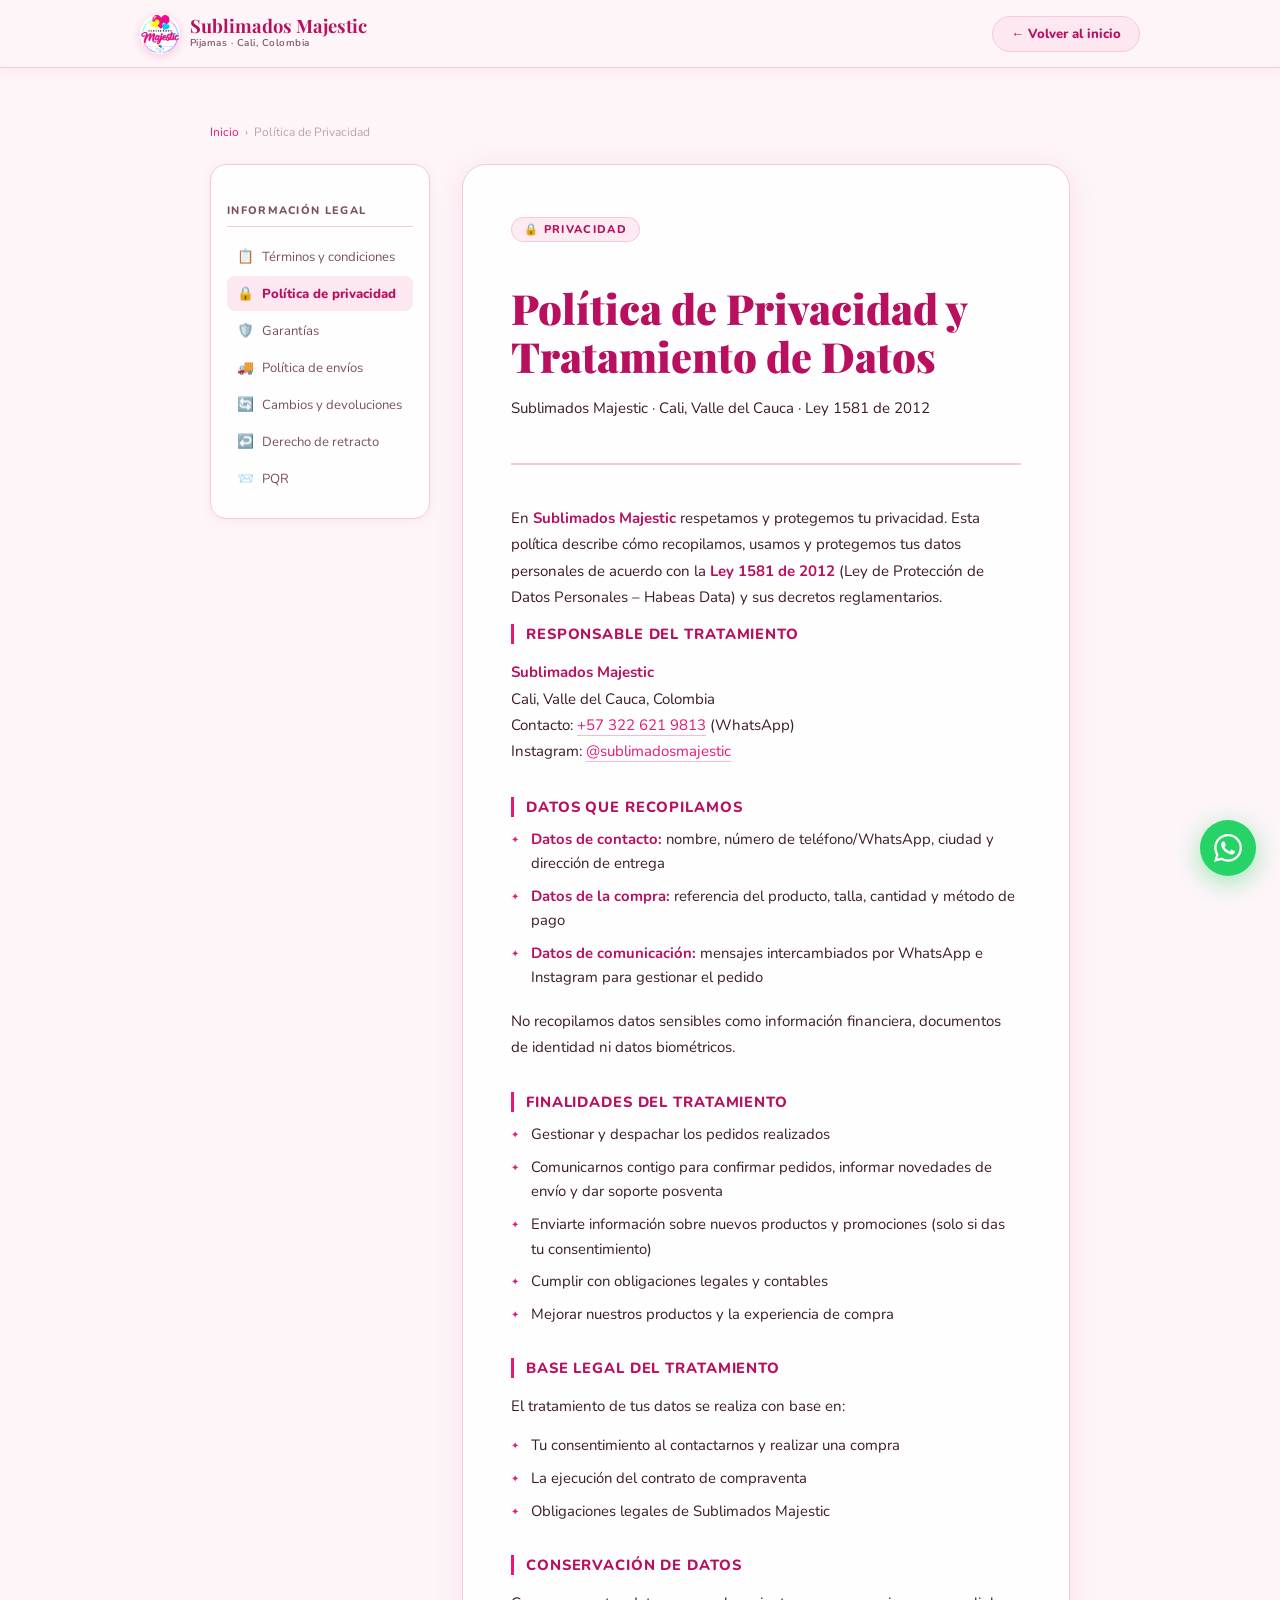
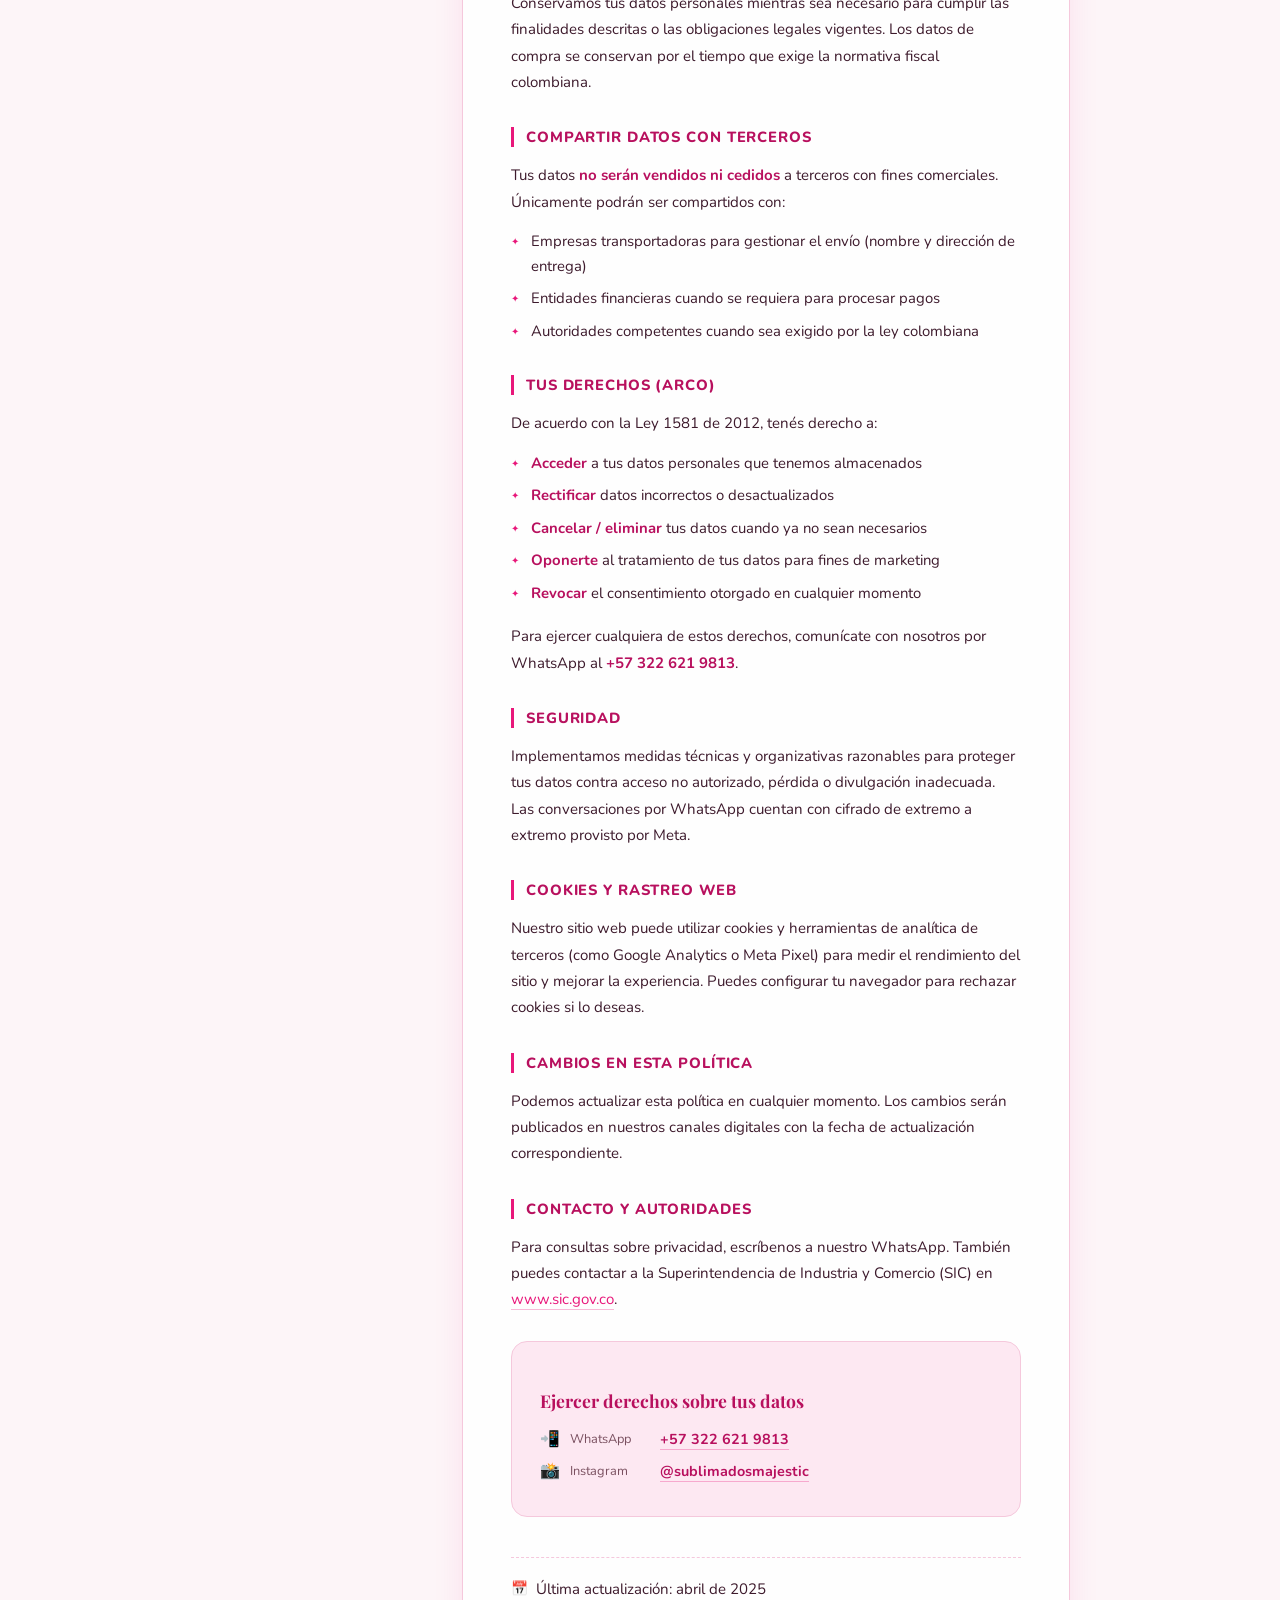
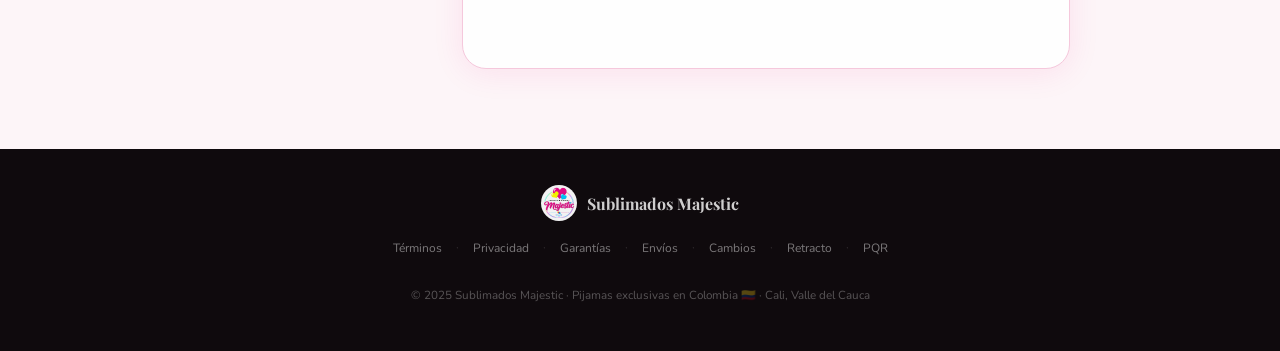
<file: privacidad.html>
﻿<!DOCTYPE html>
<html lang="es-CO">
<head>
  <meta charset="UTF-8"/>
  <meta name="viewport" content="width=device-width,initial-scale=1.0"/>
  <title>Política de Privacidad | Sublimados Majestic – Pijamas Colombia</title>
  <meta name="robots" content="noindex,follow"/>
  <link rel="preconnect" href="https://fonts.googleapis.com"/>
  <link rel="preconnect" href="https://fonts.gstatic.com" crossorigin/>
  <link href="https://fonts.googleapis.com/css2?family=Playfair+Display:ital,wght@0,700;0,900;1,700&family=Nunito:wght@400;600;700;800;900&display=swap" rel="stylesheet"/>
  <link rel="stylesheet" href="legal.css"/>
  <link rel="icon" type="image/png" href="logo.png"/>
</head>
<body>
<header class="legal-navbar"><div class="legal-nav-inner">
  <a href="index.html" class="legal-nav-logo">
    <img src="logo.png" alt="Sublimados Majestic" width="40" height="40" loading="eager"/>
    <div><span class="legal-nav-brand">Sublimados Majestic</span><span class="legal-nav-sub">Pijamas · Cali, Colombia</span></div>
  </a>
  <a href="index.html" class="legal-back-btn">← Volver al inicio</a>
</div></header>

<main class="legal-main"><div class="legal-container">
  <nav class="legal-breadcrumb"><a href="index.html">Inicio</a><span>›</span><span>Política de Privacidad</span></nav>
  <div class="legal-page-layout">
    <aside class="legal-sidebar"><h5>Información legal</h5>
      <a href="terminos.html"><span class="ls-icon">📋</span> Términos y condiciones</a>
      <a href="privacidad.html" class="active"><span class="ls-icon">🔒</span> Política de privacidad</a>
      <a href="garantias.html"><span class="ls-icon">🛡️</span> Garantías</a>
      <a href="envios.html"><span class="ls-icon">🚚</span> Política de envíos</a>
      <a href="cambios.html"><span class="ls-icon">🔄</span> Cambios y devoluciones</a>
      <a href="retracto.html"><span class="ls-icon">↩️</span> Derecho de retracto</a>
      <a href="pqr.html"><span class="ls-icon">📨</span> PQR</a>
    </aside>
    <div class="legal-box">
      <div class="legal-doc-header">
        <span class="legal-doc-tag">🔒 Privacidad</span>
        <h1 class="legal-doc-title">Política de Privacidad y Tratamiento de Datos</h1>
        <p class="legal-doc-meta">Sublimados Majestic · Cali, Valle del Cauca · Ley 1581 de 2012</p>
      </div>

      <p>En <strong>Sublimados Majestic</strong> respetamos y protegemos tu privacidad. Esta política describe cómo recopilamos, usamos y protegemos tus datos personales de acuerdo con la <strong>Ley 1581 de 2012</strong> (Ley de Protección de Datos Personales – Habeas Data) y sus decretos reglamentarios.</p>

      <h3>Responsable del tratamiento</h3>
      <p><strong>Sublimados Majestic</strong><br/>
      Cali, Valle del Cauca, Colombia<br/>
      Contacto: <a href="https://wa.me/573226219813" target="_blank" rel="noopener">+57 322 621 9813</a> (WhatsApp)<br/>
      Instagram: <a href="https://www.instagram.com/sublimadosmajestic" target="_blank" rel="noopener">@sublimadosmajestic</a></p>

      <h3>Datos que recopilamos</h3>
      <ul>
        <li><strong>Datos de contacto:</strong> nombre, número de teléfono/WhatsApp, ciudad y dirección de entrega</li>
        <li><strong>Datos de la compra:</strong> referencia del producto, talla, cantidad y método de pago</li>
        <li><strong>Datos de comunicación:</strong> mensajes intercambiados por WhatsApp e Instagram para gestionar el pedido</li>
      </ul>
      <p>No recopilamos datos sensibles como información financiera, documentos de identidad ni datos biométricos.</p>

      <h3>Finalidades del tratamiento</h3>
      <ul>
        <li>Gestionar y despachar los pedidos realizados</li>
        <li>Comunicarnos contigo para confirmar pedidos, informar novedades de envío y dar soporte posventa</li>
        <li>Enviarte información sobre nuevos productos y promociones (solo si das tu consentimiento)</li>
        <li>Cumplir con obligaciones legales y contables</li>
        <li>Mejorar nuestros productos y la experiencia de compra</li>
      </ul>

      <h3>Base legal del tratamiento</h3>
      <p>El tratamiento de tus datos se realiza con base en:</p>
      <ul>
        <li>Tu consentimiento al contactarnos y realizar una compra</li>
        <li>La ejecución del contrato de compraventa</li>
        <li>Obligaciones legales de Sublimados Majestic</li>
      </ul>

      <h3>Conservación de datos</h3>
      <p>Conservamos tus datos personales mientras sea necesario para cumplir las finalidades descritas o las obligaciones legales vigentes. Los datos de compra se conservan por el tiempo que exige la normativa fiscal colombiana.</p>

      <h3>Compartir datos con terceros</h3>
      <p>Tus datos <strong>no serán vendidos ni cedidos</strong> a terceros con fines comerciales. Únicamente podrán ser compartidos con:</p>
      <ul>
        <li>Empresas transportadoras para gestionar el envío (nombre y dirección de entrega)</li>
        <li>Entidades financieras cuando se requiera para procesar pagos</li>
        <li>Autoridades competentes cuando sea exigido por la ley colombiana</li>
      </ul>

      <h3>Tus derechos (ARCO)</h3>
      <p>De acuerdo con la Ley 1581 de 2012, tenés derecho a:</p>
      <ul>
        <li><strong>Acceder</strong> a tus datos personales que tenemos almacenados</li>
        <li><strong>Rectificar</strong> datos incorrectos o desactualizados</li>
        <li><strong>Cancelar / eliminar</strong> tus datos cuando ya no sean necesarios</li>
        <li><strong>Oponerte</strong> al tratamiento de tus datos para fines de marketing</li>
        <li><strong>Revocar</strong> el consentimiento otorgado en cualquier momento</li>
      </ul>
      <p>Para ejercer cualquiera de estos derechos, comunícate con nosotros por WhatsApp al <strong>+57 322 621 9813</strong>.</p>

      <h3>Seguridad</h3>
      <p>Implementamos medidas técnicas y organizativas razonables para proteger tus datos contra acceso no autorizado, pérdida o divulgación inadecuada. Las conversaciones por WhatsApp cuentan con cifrado de extremo a extremo provisto por Meta.</p>

      <h3>Cookies y rastreo web</h3>
      <p>Nuestro sitio web puede utilizar cookies y herramientas de analítica de terceros (como Google Analytics o Meta Pixel) para medir el rendimiento del sitio y mejorar la experiencia. Puedes configurar tu navegador para rechazar cookies si lo deseas.</p>

      <h3>Cambios en esta política</h3>
      <p>Podemos actualizar esta política en cualquier momento. Los cambios serán publicados en nuestros canales digitales con la fecha de actualización correspondiente.</p>

      <h3>Contacto y autoridades</h3>
      <p>Para consultas sobre privacidad, escríbenos a nuestro WhatsApp. También puedes contactar a la Superintendencia de Industria y Comercio (SIC) en <a href="https://www.sic.gov.co" target="_blank" rel="noopener">www.sic.gov.co</a>.</p>

      <div class="legal-contact-card">
        <h4>Ejercer derechos sobre tus datos</h4>
        <div class="legal-contact-row"><span class="lc-icon">📲</span><span class="lc-label">WhatsApp</span><span class="lc-val"><a href="https://wa.me/573226219813" target="_blank" rel="noopener">+57 322 621 9813</a></span></div>
        <div class="legal-contact-row"><span class="lc-icon">📸</span><span class="lc-label">Instagram</span><span class="lc-val"><a href="https://www.instagram.com/sublimadosmajestic" target="_blank" rel="noopener">@sublimadosmajestic</a></span></div>
      </div>
      <p class="legal-date-note">Última actualización: abril de 2025</p>
    </div>
  </div>
</div></main>

<a href="https://wa.me/573226219813" class="legal-wa-float" target="_blank" rel="noopener" aria-label="WhatsApp"><svg viewBox="0 0 24 24" fill="currentColor"><path d="M17.472 14.382c-.297-.149-1.758-.867-2.03-.967-.273-.099-.471-.148-.67.15-.197.297-.767.966-.94 1.164-.173.199-.347.223-.644.075-.297-.15-1.255-.463-2.39-1.475-.883-.788-1.48-1.761-1.653-2.059-.173-.297-.018-.458.13-.606.134-.133.298-.347.446-.52.149-.174.198-.298.298-.497.099-.198.05-.371-.025-.52-.075-.149-.669-1.612-.916-2.207-.242-.579-.487-.5-.669-.51-.173-.008-.371-.01-.57-.01-.198 0-.52.074-.792.372-.272.297-1.04 1.016-1.04 2.479 0 1.462 1.065 2.875 1.213 3.074.149.198 2.096 3.2 5.077 4.487.709.306 1.262.489 1.694.625.712.227 1.36.195 1.871.118.571-.085 1.758-.719 2.006-1.413.248-.694.248-1.289.173-1.413-.074-.124-.272-.198-.57-.347m-5.421 7.403h-.004a9.87 9.87 0 01-5.031-1.378l-.361-.214-3.741.982.998-3.648-.235-.374a9.86 9.86 0 01-1.51-5.26c.001-5.45 4.436-9.884 9.888-9.884 2.64 0 5.122 1.03 6.988 2.898a9.825 9.825 0 012.893 6.994c-.003 5.45-4.437 9.884-9.885 9.884m8.413-18.297A11.815 11.815 0 0012.05 0C5.495 0 .16 5.335.157 11.892c0 2.096.547 4.142 1.588 5.945L.057 24l6.305-1.654a11.882 11.882 0 005.683 1.448h.005c6.554 0 11.89-5.335 11.893-11.893a11.821 11.821 0 00-3.48-8.413z"/></svg></a>

<footer class="legal-footer"><div class="legal-footer-inner">
  <a href="index.html" class="legal-footer-logo">
    <img src="logo.png" alt="Sublimados Majestic" width="36" height="36" loading="lazy"/>
    <span>Sublimados Majestic</span>
  </a>
  <nav class="legal-footer-links">
    <a href="terminos.html">Términos</a><span>·</span><a href="privacidad.html">Privacidad</a><span>·</span><a href="garantias.html">Garantías</a><span>·</span><a href="envios.html">Envíos</a><span>·</span><a href="cambios.html">Cambios</a><span>·</span><a href="retracto.html">Retracto</a><span>·</span><a href="pqr.html">PQR</a>
  </nav>
  <p class="legal-footer-copy">© 2025 Sublimados Majestic · Pijamas exclusivas en Colombia 🇨🇴 · Cali, Valle del Cauca</p>
</div></footer>
</body></html>
</file>
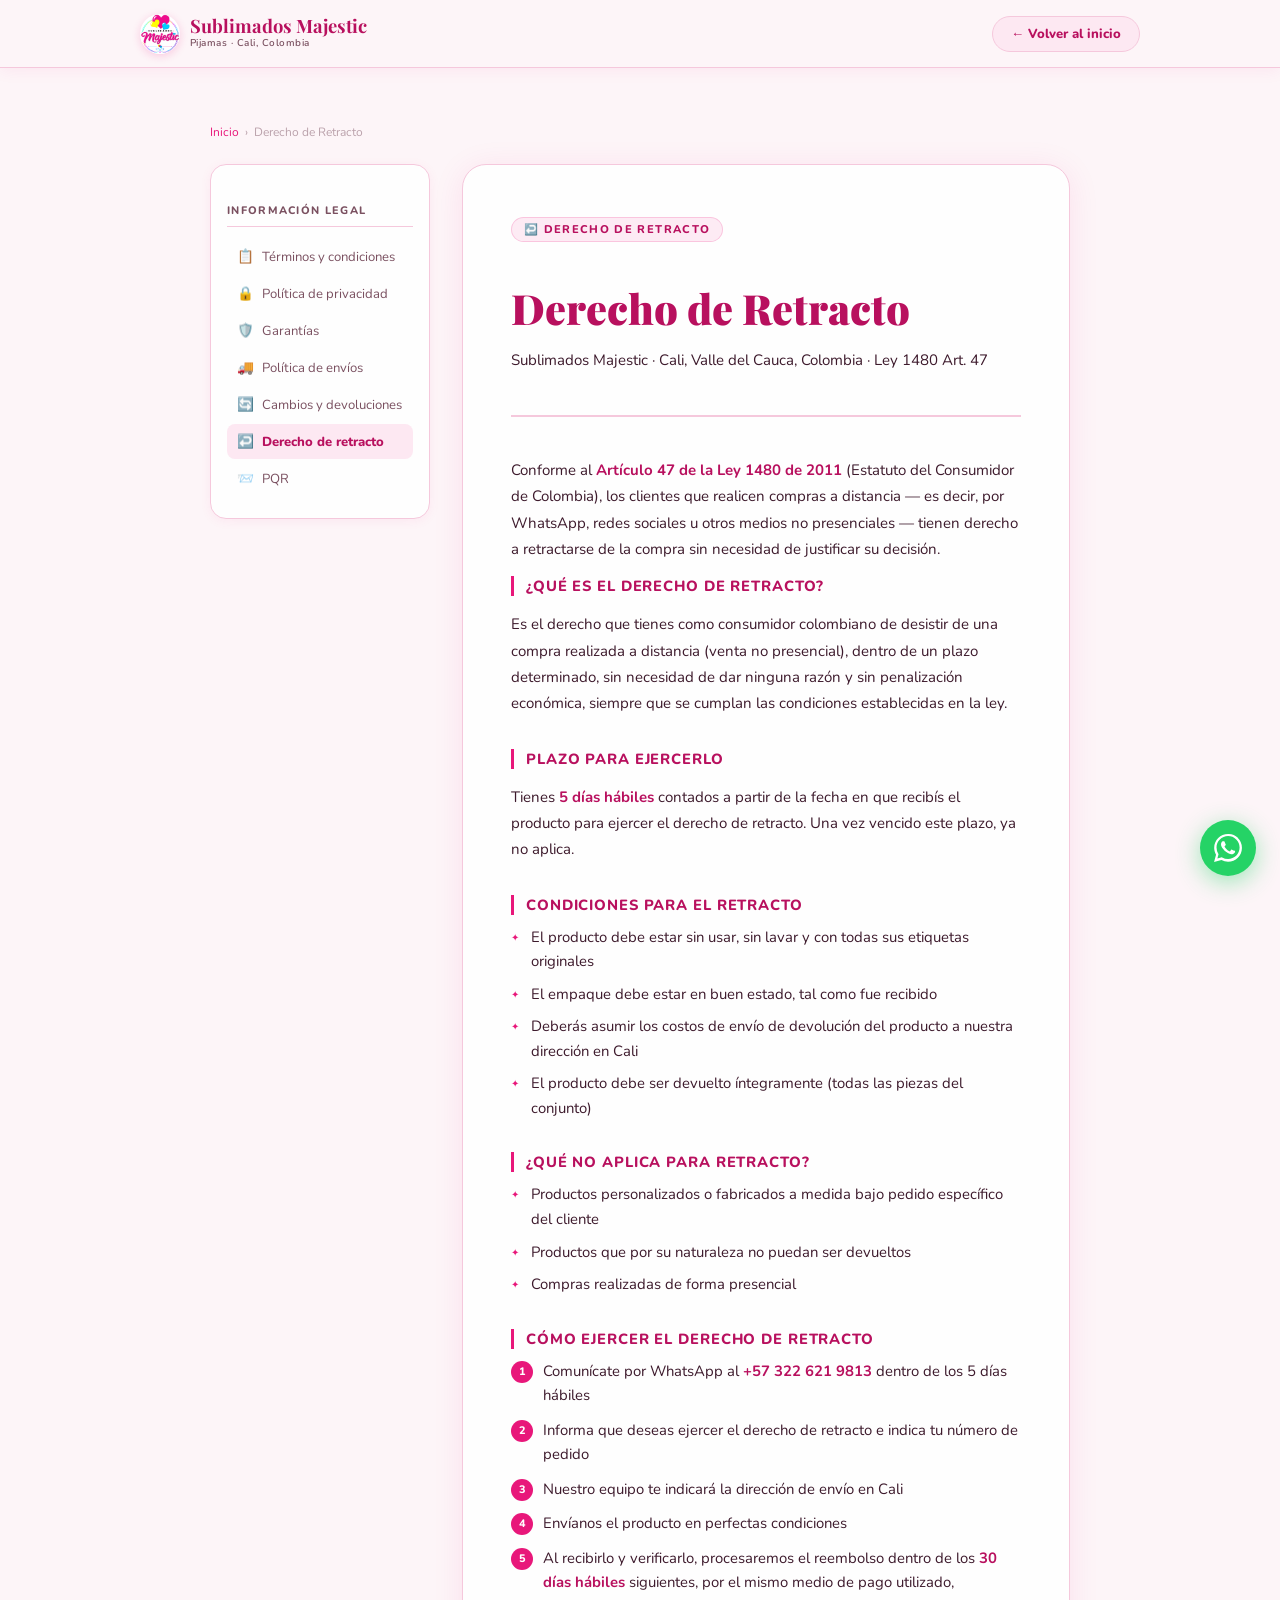
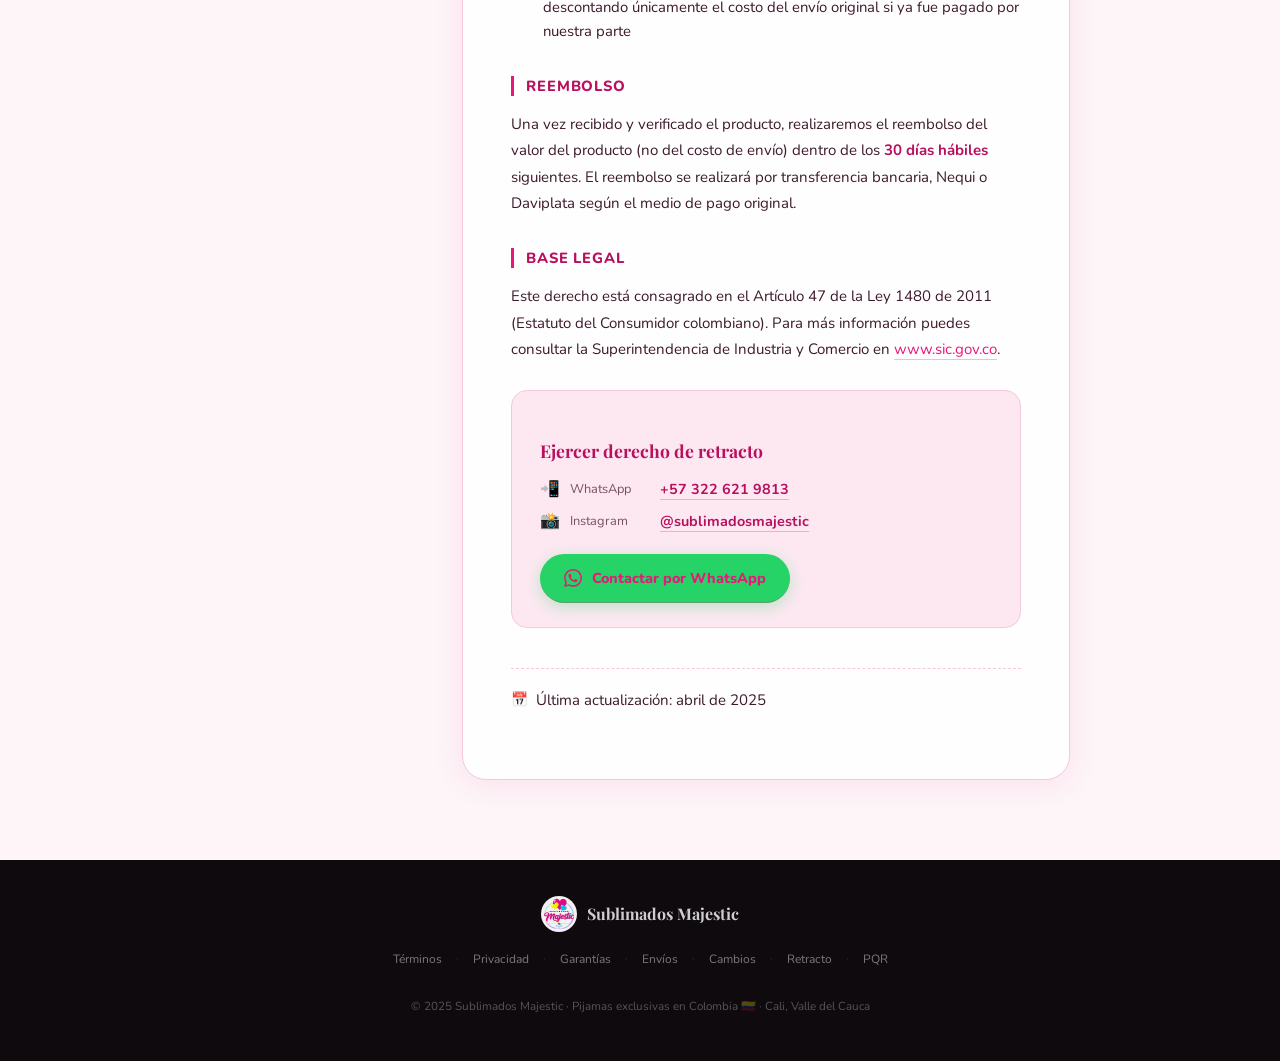
<file: retracto.html>
﻿<!DOCTYPE html>
<html lang="es-CO">
<head>
  <meta charset="UTF-8"/>
  <meta name="viewport" content="width=device-width,initial-scale=1.0"/>
  <title>Derecho de Retracto | Sublimados Majestic – Pijamas Colombia</title>
  <meta name="robots" content="noindex,follow"/>
  <link rel="preconnect" href="https://fonts.googleapis.com"/>
  <link rel="preconnect" href="https://fonts.gstatic.com" crossorigin/>
  <link href="https://fonts.googleapis.com/css2?family=Playfair+Display:ital,wght@0,700;0,900;1,700&family=Nunito:wght@400;600;700;800;900&display=swap" rel="stylesheet"/>
  <link rel="stylesheet" href="legal.css"/>
  <link rel="icon" type="image/png" href="logo.png"/>
</head>
<body>
<header class="legal-navbar"><div class="legal-nav-inner">
  <a href="index.html" class="legal-nav-logo">
    <img src="logo.png" alt="Sublimados Majestic" width="40" height="40" loading="eager"/>
    <div><span class="legal-nav-brand">Sublimados Majestic</span><span class="legal-nav-sub">Pijamas · Cali, Colombia</span></div>
  </a>
  <a href="index.html" class="legal-back-btn">← Volver al inicio</a>
</div></header>

<main class="legal-main"><div class="legal-container">
  <nav class="legal-breadcrumb"><a href="index.html">Inicio</a><span>›</span><span>Derecho de Retracto</span></nav>
  <div class="legal-page-layout">
    <aside class="legal-sidebar"><h5>Información legal</h5>
      <a href="terminos.html"><span class="ls-icon">📋</span> Términos y condiciones</a>
      <a href="privacidad.html"><span class="ls-icon">🔒</span> Política de privacidad</a>
      <a href="garantias.html"><span class="ls-icon">🛡️</span> Garantías</a>
      <a href="envios.html"><span class="ls-icon">🚚</span> Política de envíos</a>
      <a href="cambios.html"><span class="ls-icon">🔄</span> Cambios y devoluciones</a>
      <a href="retracto.html" class="active"><span class="ls-icon">↩️</span> Derecho de retracto</a>
      <a href="pqr.html"><span class="ls-icon">📨</span> PQR</a>
    </aside>
    <div class="legal-box">
      <div class="legal-doc-header">
        <span class="legal-doc-tag">↩️ Derecho de Retracto</span>
        <h1 class="legal-doc-title">Derecho de Retracto</h1>
        <p class="legal-doc-meta">Sublimados Majestic · Cali, Valle del Cauca, Colombia · Ley 1480 Art. 47</p>
      </div>

      <p>Conforme al <strong>Artículo 47 de la Ley 1480 de 2011</strong> (Estatuto del Consumidor de Colombia), los clientes que realicen compras a distancia — es decir, por WhatsApp, redes sociales u otros medios no presenciales — tienen derecho a retractarse de la compra sin necesidad de justificar su decisión.</p>

      <h3>¿Qué es el derecho de retracto?</h3>
      <p>Es el derecho que tienes como consumidor colombiano de desistir de una compra realizada a distancia (venta no presencial), dentro de un plazo determinado, sin necesidad de dar ninguna razón y sin penalización económica, siempre que se cumplan las condiciones establecidas en la ley.</p>

      <h3>Plazo para ejercerlo</h3>
      <p>Tienes <strong>5 días hábiles</strong> contados a partir de la fecha en que recibís el producto para ejercer el derecho de retracto. Una vez vencido este plazo, ya no aplica.</p>

      <h3>Condiciones para el retracto</h3>
      <ul>
        <li>El producto debe estar sin usar, sin lavar y con todas sus etiquetas originales</li>
        <li>El empaque debe estar en buen estado, tal como fue recibido</li>
        <li>Deberás asumir los costos de envío de devolución del producto a nuestra dirección en Cali</li>
        <li>El producto debe ser devuelto íntegramente (todas las piezas del conjunto)</li>
      </ul>

      <h3>¿Qué NO aplica para retracto?</h3>
      <ul>
        <li>Productos personalizados o fabricados a medida bajo pedido específico del cliente</li>
        <li>Productos que por su naturaleza no puedan ser devueltos</li>
        <li>Compras realizadas de forma presencial</li>
      </ul>

      <h3>Cómo ejercer el derecho de retracto</h3>
      <ol>
        <li>Comunícate por WhatsApp al <strong>+57 322 621 9813</strong> dentro de los 5 días hábiles</li>
        <li>Informa que deseas ejercer el derecho de retracto e indica tu número de pedido</li>
        <li>Nuestro equipo te indicará la dirección de envío en Cali</li>
        <li>Envíanos el producto en perfectas condiciones</li>
        <li>Al recibirlo y verificarlo, procesaremos el reembolso dentro de los <strong>30 días hábiles</strong> siguientes, por el mismo medio de pago utilizado, descontando únicamente el costo del envío original si ya fue pagado por nuestra parte</li>
      </ol>

      <h3>Reembolso</h3>
      <p>Una vez recibido y verificado el producto, realizaremos el reembolso del valor del producto (no del costo de envío) dentro de los <strong>30 días hábiles</strong> siguientes. El reembolso se realizará por transferencia bancaria, Nequi o Daviplata según el medio de pago original.</p>

      <h3>Base legal</h3>
      <p>Este derecho está consagrado en el Artículo 47 de la Ley 1480 de 2011 (Estatuto del Consumidor colombiano). Para más información puedes consultar la Superintendencia de Industria y Comercio en <a href="https://www.sic.gov.co" target="_blank" rel="noopener">www.sic.gov.co</a>.</p>

      <div class="legal-contact-card">
        <h4>Ejercer derecho de retracto</h4>
        <div class="legal-contact-row"><span class="lc-icon">📲</span><span class="lc-label">WhatsApp</span><span class="lc-val"><a href="https://wa.me/573226219813" target="_blank" rel="noopener">+57 322 621 9813</a></span></div>
        <div class="legal-contact-row"><span class="lc-icon">📸</span><span class="lc-label">Instagram</span><span class="lc-val"><a href="https://www.instagram.com/sublimadosmajestic" target="_blank" rel="noopener">@sublimadosmajestic</a></span></div>
        <a href="https://wa.me/573226219813" target="_blank" rel="noopener" class="legal-wa-cta"><svg viewBox="0 0 24 24" fill="currentColor"><path d="M17.472 14.382c-.297-.149-1.758-.867-2.03-.967-.273-.099-.471-.148-.67.15-.197.297-.767.966-.94 1.164-.173.199-.347.223-.644.075-.297-.15-1.255-.463-2.39-1.475-.883-.788-1.48-1.761-1.653-2.059-.173-.297-.018-.458.13-.606.134-.133.298-.347.446-.52.149-.174.198-.298.298-.497.099-.198.05-.371-.025-.52-.075-.149-.669-1.612-.916-2.207-.242-.579-.487-.5-.669-.51-.173-.008-.371-.01-.57-.01-.198 0-.52.074-.792.372-.272.297-1.04 1.016-1.04 2.479 0 1.462 1.065 2.875 1.213 3.074.149.198 2.096 3.2 5.077 4.487.709.306 1.262.489 1.694.625.712.227 1.36.195 1.871.118.571-.085 1.758-.719 2.006-1.413.248-.694.248-1.289.173-1.413-.074-.124-.272-.198-.57-.347m-5.421 7.403h-.004a9.87 9.87 0 01-5.031-1.378l-.361-.214-3.741.982.998-3.648-.235-.374a9.86 9.86 0 01-1.51-5.26c.001-5.45 4.436-9.884 9.888-9.884 2.64 0 5.122 1.03 6.988 2.898a9.825 9.825 0 012.893 6.994c-.003 5.45-4.437 9.884-9.885 9.884m8.413-18.297A11.815 11.815 0 0012.05 0C5.495 0 .16 5.335.157 11.892c0 2.096.547 4.142 1.588 5.945L.057 24l6.305-1.654a11.882 11.882 0 005.683 1.448h.005c6.554 0 11.89-5.335 11.893-11.893a11.821 11.821 0 00-3.48-8.413z"/></svg> Contactar por WhatsApp</a>
      </div>
      <p class="legal-date-note">Última actualización: abril de 2025</p>
    </div>
  </div>
</div></main>

<a href="https://wa.me/573226219813" class="legal-wa-float" target="_blank" rel="noopener" aria-label="WhatsApp"><svg viewBox="0 0 24 24" fill="currentColor"><path d="M17.472 14.382c-.297-.149-1.758-.867-2.03-.967-.273-.099-.471-.148-.67.15-.197.297-.767.966-.94 1.164-.173.199-.347.223-.644.075-.297-.15-1.255-.463-2.39-1.755-.883-.788-1.48-1.761-1.653-2.059-.173-.297-.018-.458.13-.606.134-.133.298-.347.446-.52.149-.174.198-.298.298-.497.099-.198.05-.371-.025-.52-.075-.149-.669-1.612-.916-2.207-.242-.579-.487-.5-.669-.51-.173-.008-.371-.01-.57-.01-.198 0-.52.074-.792.372-.272.297-1.04 1.016-1.04 2.479 0 1.462 1.065 2.875 1.213 3.074.149.198 2.096 3.2 5.077 4.487.709.306 1.262.489 1.694.625.712.227 1.36.195 1.871.118.571-.085 1.758-.719 2.006-1.413.248-.694.248-1.289.173-1.413-.074-.124-.272-.198-.57-.347m-5.421 7.403h-.004a9.87 9.87 0 01-5.031-1.378l-.361-.214-3.741.982.998-3.648-.235-.374a9.86 9.86 0 01-1.51-5.26c.001-5.45 4.436-9.884 9.888-9.884 2.64 0 5.122 1.03 6.988 2.898a9.825 9.825 0 012.893 6.994c-.003 5.45-4.437 9.884-9.885 9.884m8.413-18.297A11.815 11.815 0 0012.05 0C5.495 0 .16 5.335.157 11.892c0 2.096.547 4.142 1.588 5.945L.057 24l6.305-1.654a11.882 11.882 0 005.683 1.448h.005c6.554 0 11.89-5.335 11.893-11.893a11.821 11.821 0 00-3.48-8.413z"/></svg></a>

<footer class="legal-footer"><div class="legal-footer-inner">
  <a href="index.html" class="legal-footer-logo">
    <img src="logo.png" alt="Sublimados Majestic" width="36" height="36" loading="lazy"/>
    <span>Sublimados Majestic</span>
  </a>
  <nav class="legal-footer-links">
    <a href="terminos.html">Términos</a><span>·</span><a href="privacidad.html">Privacidad</a><span>·</span><a href="garantias.html">Garantías</a><span>·</span><a href="envios.html">Envíos</a><span>·</span><a href="cambios.html">Cambios</a><span>·</span><a href="retracto.html">Retracto</a><span>·</span><a href="pqr.html">PQR</a>
  </nav>
  <p class="legal-footer-copy">© 2025 Sublimados Majestic · Pijamas exclusivas en Colombia 🇨🇴 · Cali, Valle del Cauca</p>
</div></footer>
</body></html>
</file>
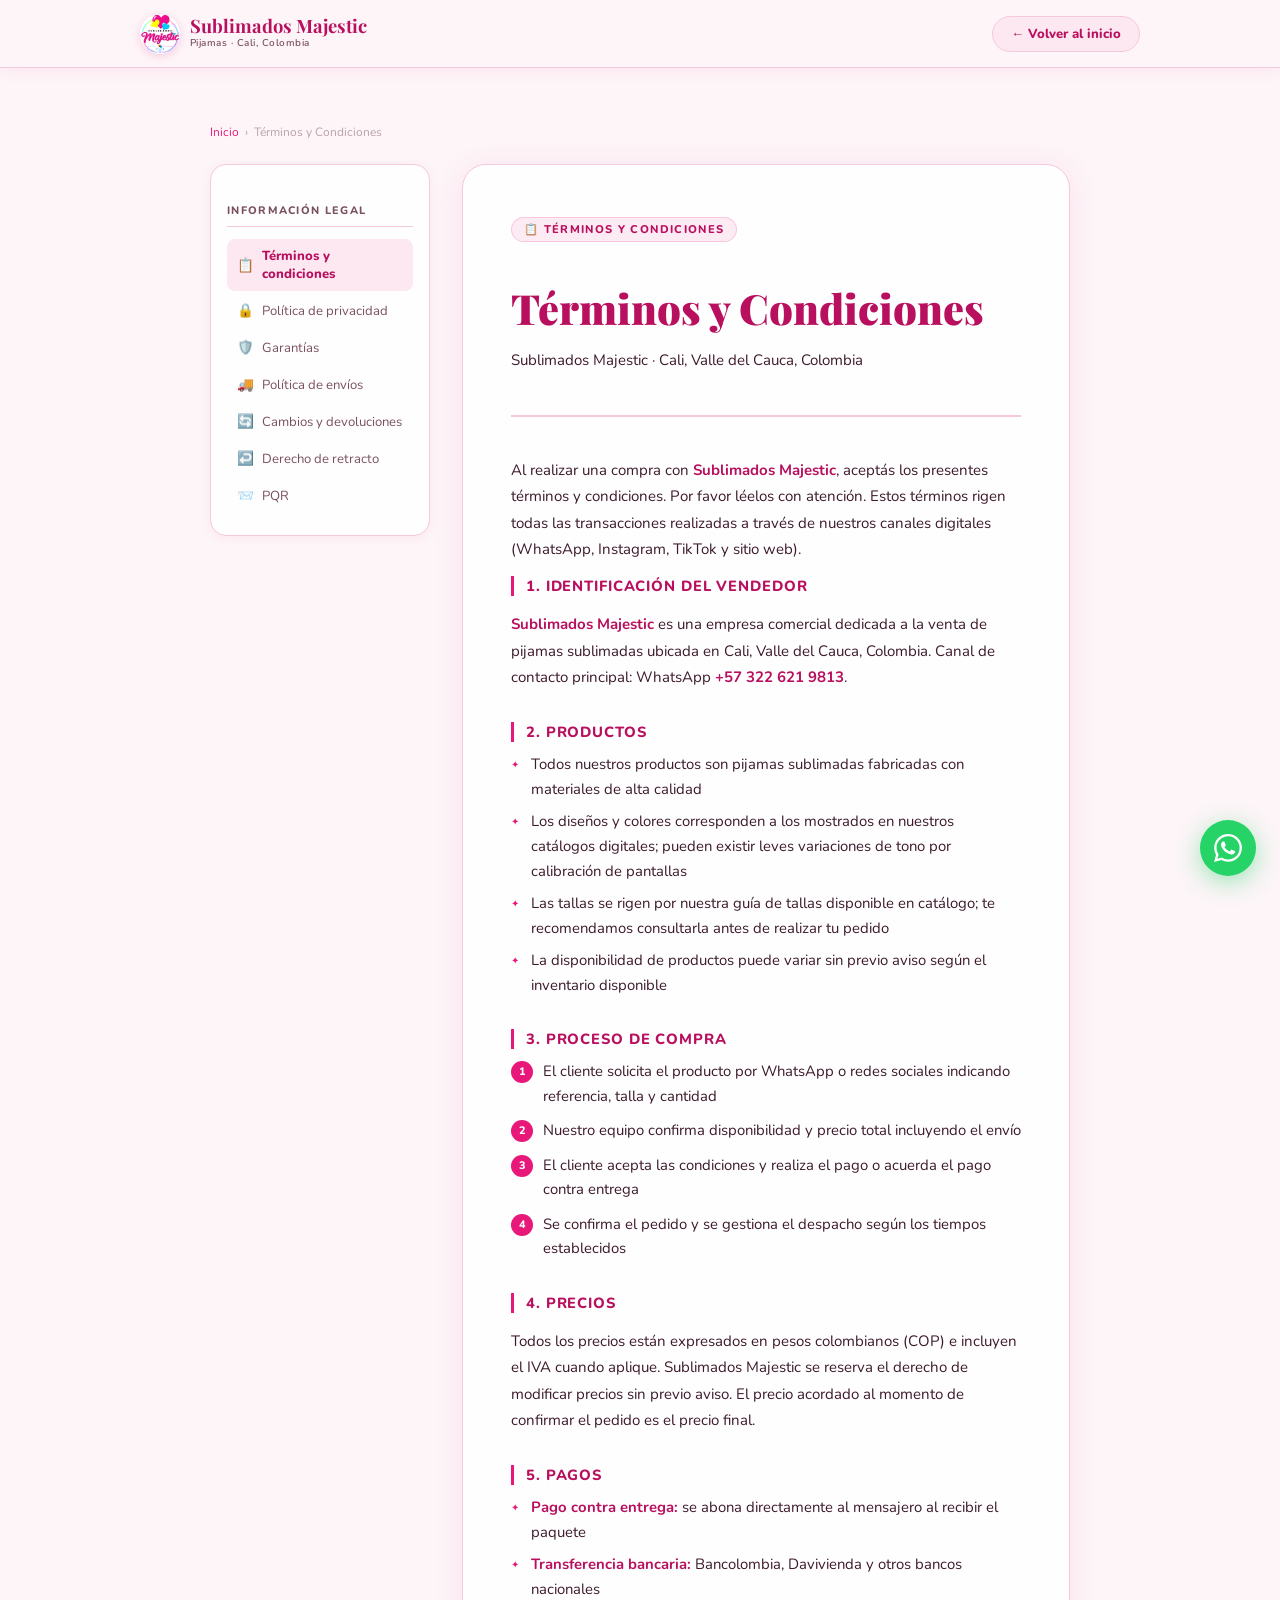
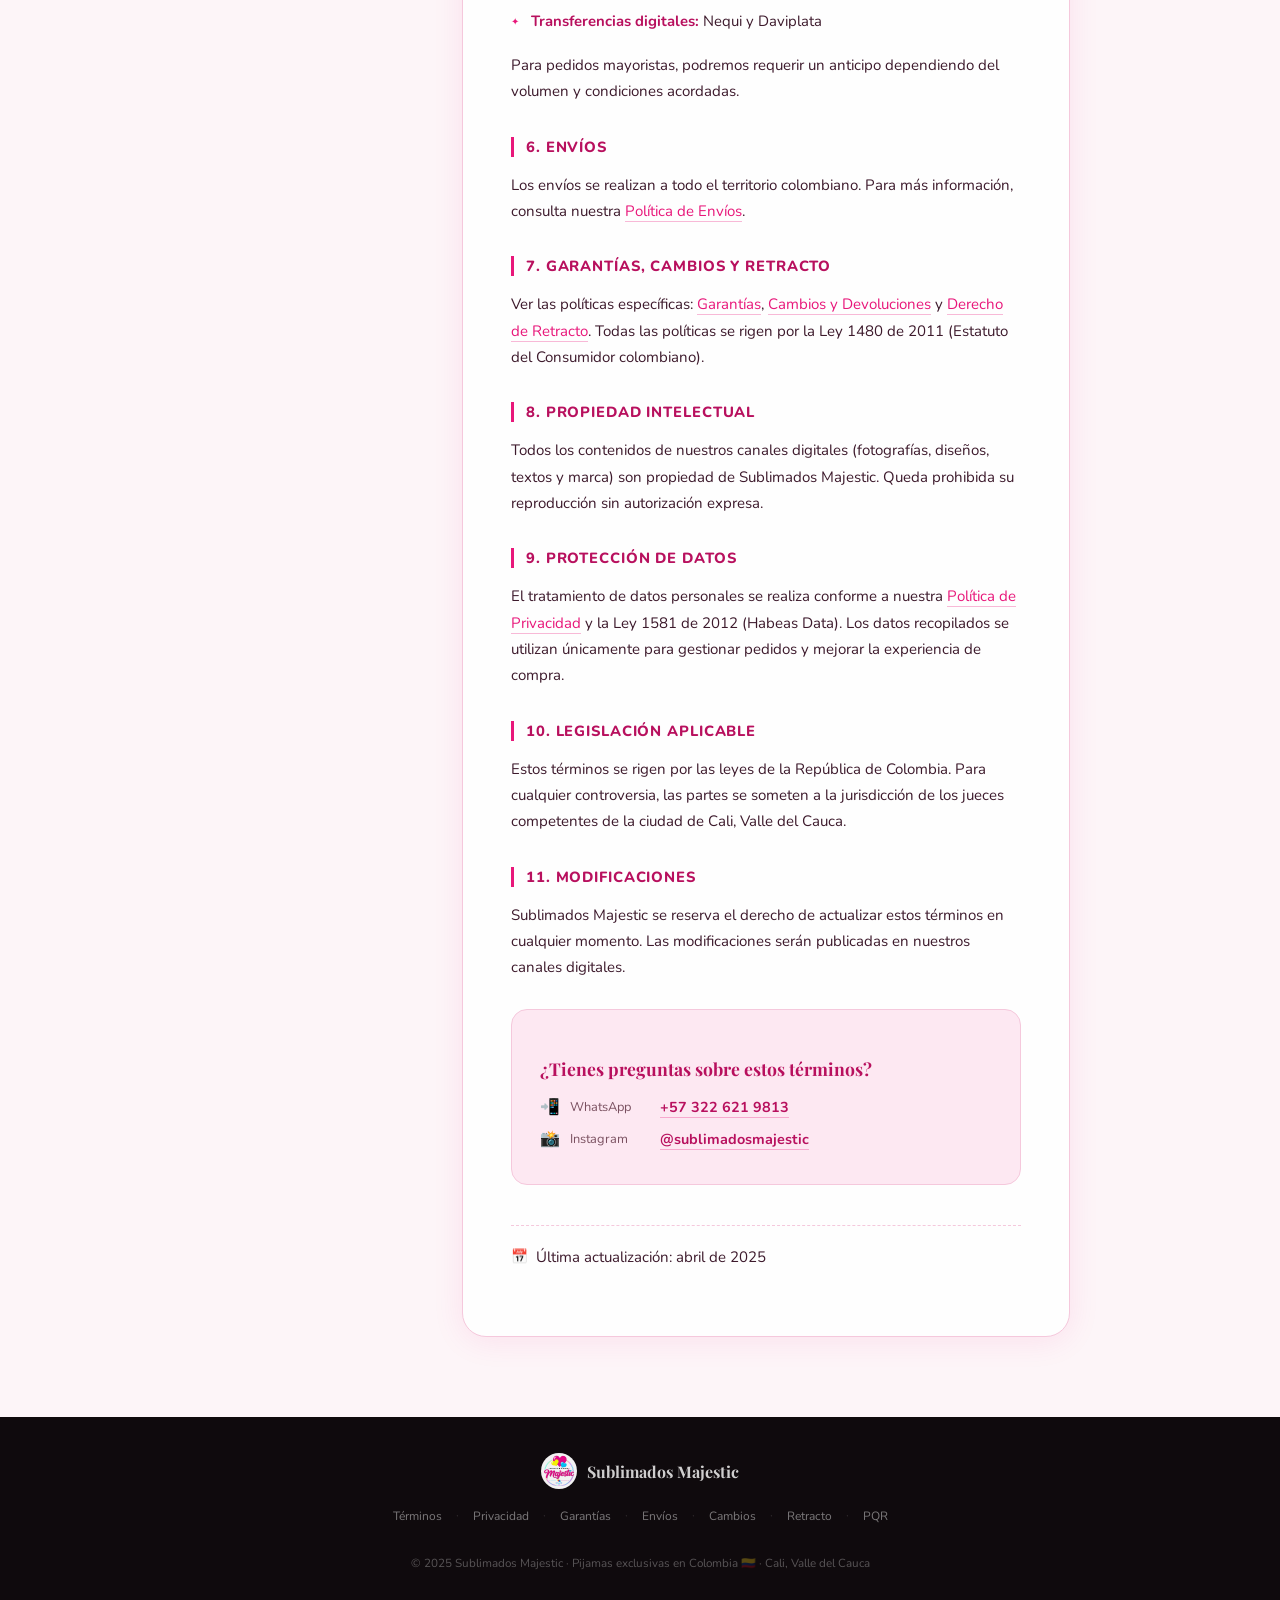
<file: terminos.html>
﻿<!DOCTYPE html>
<html lang="es-CO">
<head>
  <meta charset="UTF-8"/>
  <meta name="viewport" content="width=device-width,initial-scale=1.0"/>
  <title>Términos y Condiciones | Sublimados Majestic – Pijamas Colombia</title>
  <meta name="robots" content="noindex,follow"/>
  <link rel="preconnect" href="https://fonts.googleapis.com"/>
  <link rel="preconnect" href="https://fonts.gstatic.com" crossorigin/>
  <link href="https://fonts.googleapis.com/css2?family=Playfair+Display:ital,wght@0,700;0,900;1,700&family=Nunito:wght@400;600;700;800;900&display=swap" rel="stylesheet"/>
  <link rel="stylesheet" href="legal.css"/>
  <link rel="icon" type="image/png" href="logo.png"/>
</head>
<body>
<header class="legal-navbar"><div class="legal-nav-inner">
  <a href="index.html" class="legal-nav-logo">
    <img src="logo.png" alt="Sublimados Majestic" width="40" height="40" loading="eager"/>
    <div><span class="legal-nav-brand">Sublimados Majestic</span><span class="legal-nav-sub">Pijamas · Cali, Colombia</span></div>
  </a>
  <a href="index.html" class="legal-back-btn">← Volver al inicio</a>
</div></header>

<main class="legal-main"><div class="legal-container">
  <nav class="legal-breadcrumb"><a href="index.html">Inicio</a><span>›</span><span>Términos y Condiciones</span></nav>
  <div class="legal-page-layout">
    <aside class="legal-sidebar"><h5>Información legal</h5>
      <a href="terminos.html" class="active"><span class="ls-icon">📋</span> Términos y condiciones</a>
      <a href="privacidad.html"><span class="ls-icon">🔒</span> Política de privacidad</a>
      <a href="garantias.html"><span class="ls-icon">🛡️</span> Garantías</a>
      <a href="envios.html"><span class="ls-icon">🚚</span> Política de envíos</a>
      <a href="cambios.html"><span class="ls-icon">🔄</span> Cambios y devoluciones</a>
      <a href="retracto.html"><span class="ls-icon">↩️</span> Derecho de retracto</a>
      <a href="pqr.html"><span class="ls-icon">📨</span> PQR</a>
    </aside>
    <div class="legal-box">
      <div class="legal-doc-header">
        <span class="legal-doc-tag">📋 Términos y Condiciones</span>
        <h1 class="legal-doc-title">Términos y Condiciones</h1>
        <p class="legal-doc-meta">Sublimados Majestic · Cali, Valle del Cauca, Colombia</p>
      </div>

      <p>Al realizar una compra con <strong>Sublimados Majestic</strong>, aceptás los presentes términos y condiciones. Por favor léelos con atención. Estos términos rigen todas las transacciones realizadas a través de nuestros canales digitales (WhatsApp, Instagram, TikTok y sitio web).</p>

      <h3>1. Identificación del vendedor</h3>
      <p><strong>Sublimados Majestic</strong> es una empresa comercial dedicada a la venta de pijamas sublimadas ubicada en Cali, Valle del Cauca, Colombia. Canal de contacto principal: WhatsApp <strong>+57 322 621 9813</strong>.</p>

      <h3>2. Productos</h3>
      <ul>
        <li>Todos nuestros productos son pijamas sublimadas fabricadas con materiales de alta calidad</li>
        <li>Los diseños y colores corresponden a los mostrados en nuestros catálogos digitales; pueden existir leves variaciones de tono por calibración de pantallas</li>
        <li>Las tallas se rigen por nuestra guía de tallas disponible en catálogo; te recomendamos consultarla antes de realizar tu pedido</li>
        <li>La disponibilidad de productos puede variar sin previo aviso según el inventario disponible</li>
      </ul>

      <h3>3. Proceso de compra</h3>
      <ol>
        <li>El cliente solicita el producto por WhatsApp o redes sociales indicando referencia, talla y cantidad</li>
        <li>Nuestro equipo confirma disponibilidad y precio total incluyendo el envío</li>
        <li>El cliente acepta las condiciones y realiza el pago o acuerda el pago contra entrega</li>
        <li>Se confirma el pedido y se gestiona el despacho según los tiempos establecidos</li>
      </ol>

      <h3>4. Precios</h3>
      <p>Todos los precios están expresados en pesos colombianos (COP) e incluyen el IVA cuando aplique. Sublimados Majestic se reserva el derecho de modificar precios sin previo aviso. El precio acordado al momento de confirmar el pedido es el precio final.</p>

      <h3>5. Pagos</h3>
      <ul>
        <li><strong>Pago contra entrega:</strong> se abona directamente al mensajero al recibir el paquete</li>
        <li><strong>Transferencia bancaria:</strong> Bancolombia, Davivienda y otros bancos nacionales</li>
        <li><strong>Transferencias digitales:</strong> Nequi y Daviplata</li>
      </ul>
      <p>Para pedidos mayoristas, podremos requerir un anticipo dependiendo del volumen y condiciones acordadas.</p>

      <h3>6. Envíos</h3>
      <p>Los envíos se realizan a todo el territorio colombiano. Para más información, consulta nuestra <a href="envios.html">Política de Envíos</a>.</p>

      <h3>7. Garantías, cambios y retracto</h3>
      <p>Ver las políticas específicas: <a href="garantias.html">Garantías</a>, <a href="cambios.html">Cambios y Devoluciones</a> y <a href="retracto.html">Derecho de Retracto</a>. Todas las políticas se rigen por la Ley 1480 de 2011 (Estatuto del Consumidor colombiano).</p>

      <h3>8. Propiedad intelectual</h3>
      <p>Todos los contenidos de nuestros canales digitales (fotografías, diseños, textos y marca) son propiedad de Sublimados Majestic. Queda prohibida su reproducción sin autorización expresa.</p>

      <h3>9. Protección de datos</h3>
      <p>El tratamiento de datos personales se realiza conforme a nuestra <a href="privacidad.html">Política de Privacidad</a> y la Ley 1581 de 2012 (Habeas Data). Los datos recopilados se utilizan únicamente para gestionar pedidos y mejorar la experiencia de compra.</p>

      <h3>10. Legislación aplicable</h3>
      <p>Estos términos se rigen por las leyes de la República de Colombia. Para cualquier controversia, las partes se someten a la jurisdicción de los jueces competentes de la ciudad de Cali, Valle del Cauca.</p>

      <h3>11. Modificaciones</h3>
      <p>Sublimados Majestic se reserva el derecho de actualizar estos términos en cualquier momento. Las modificaciones serán publicadas en nuestros canales digitales.</p>

      <div class="legal-contact-card">
        <h4>¿Tienes preguntas sobre estos términos?</h4>
        <div class="legal-contact-row"><span class="lc-icon">📲</span><span class="lc-label">WhatsApp</span><span class="lc-val"><a href="https://wa.me/573226219813" target="_blank" rel="noopener">+57 322 621 9813</a></span></div>
        <div class="legal-contact-row"><span class="lc-icon">📸</span><span class="lc-label">Instagram</span><span class="lc-val"><a href="https://www.instagram.com/sublimadosmajestic" target="_blank" rel="noopener">@sublimadosmajestic</a></span></div>
      </div>
      <p class="legal-date-note">Última actualización: abril de 2025</p>
    </div>
  </div>
</div></main>

<a href="https://wa.me/573226219813" class="legal-wa-float" target="_blank" rel="noopener" aria-label="WhatsApp"><svg viewBox="0 0 24 24" fill="currentColor"><path d="M17.472 14.382c-.297-.149-1.758-.867-2.03-.967-.273-.099-.471-.148-.67.15-.197.297-.767.966-.94 1.164-.173.199-.347.223-.644.075-.297-.15-1.255-.463-2.39-1.475-.883-.788-1.48-1.761-1.653-2.059-.173-.297-.018-.458.13-.606.134-.133.298-.347.446-.52.149-.174.198-.298.298-.497.099-.198.05-.371-.025-.52-.075-.149-.669-1.612-.916-2.207-.242-.579-.487-.5-.669-.51-.173-.008-.371-.01-.57-.01-.198 0-.52.074-.792.372-.272.297-1.04 1.016-1.04 2.479 0 1.462 1.065 2.875 1.213 3.074.149.198 2.096 3.2 5.077 4.487.709.306 1.262.489 1.694.625.712.227 1.36.195 1.871.118.571-.085 1.758-.719 2.006-1.413.248-.694.248-1.289.173-1.413-.074-.124-.272-.198-.57-.347m-5.421 7.403h-.004a9.87 9.87 0 01-5.031-1.378l-.361-.214-3.741.982.998-3.648-.235-.374a9.86 9.86 0 01-1.51-5.26c.001-5.45 4.436-9.884 9.888-9.884 2.64 0 5.122 1.03 6.988 2.898a9.825 9.825 0 012.893 6.994c-.003 5.45-4.437 9.884-9.885 9.884m8.413-18.297A11.815 11.815 0 0012.05 0C5.495 0 .16 5.335.157 11.892c0 2.096.547 4.142 1.588 5.945L.057 24l6.305-1.654a11.882 11.882 0 005.683 1.448h.005c6.554 0 11.89-5.335 11.893-11.893a11.821 11.821 0 00-3.48-8.413z"/></svg></a>

<footer class="legal-footer"><div class="legal-footer-inner">
  <a href="index.html" class="legal-footer-logo">
    <img src="logo.png" alt="Sublimados Majestic" width="36" height="36" loading="lazy"/>
    <span>Sublimados Majestic</span>
  </a>
  <nav class="legal-footer-links">
    <a href="terminos.html">Términos</a><span>·</span><a href="privacidad.html">Privacidad</a><span>·</span><a href="garantias.html">Garantías</a><span>·</span><a href="envios.html">Envíos</a><span>·</span><a href="cambios.html">Cambios</a><span>·</span><a href="retracto.html">Retracto</a><span>·</span><a href="pqr.html">PQR</a>
  </nav>
  <p class="legal-footer-copy">© 2025 Sublimados Majestic · Pijamas exclusivas en Colombia 🇨🇴 · Cali, Valle del Cauca</p>
</div></footer>
</body></html>
</file>
<file: legal.css>
/* ════════════════════════════════════════════════════
   SUBLIMADOS MAJESTIC — legal.css
   Páginas de políticas · Identidad de marca · 2025
   Playfair Display + Nunito · Paleta #E8177A
════════════════════════════════════════════════════ */

:root {
  --rosa:       #E8177A;
  --rosa-dark:  #B8105E;
  --rosa-light: #FF5BAE;
  --rosa-soft:  #FDE8F2;
  --rosa-borde: #F5C8DC;
  --cream:      #FDF5F8;
  --blanco:     #FEFEFE;
  --negro:      #0F0A0D;
  --texto:      #2C1A22;
  --muted:      #7A5060;
  --wa:         #25D366;
  --wa-dark:    #128C7E;
  --font-title: 'Playfair Display', Georgia, serif;
  --font-body:  'Nunito', 'Helvetica Neue', sans-serif;
}

*, *::before, *::after { box-sizing: border-box; }
body {
  font-family: var(--font-body);
  background: var(--cream);
  color: var(--texto);
  -webkit-font-smoothing: antialiased;
  margin: 0; padding: 0;
}

/* ── NAVBAR LEGAL ──────────────────────────────── */
.legal-navbar {
  position: sticky; top: 0; z-index: 100;
  background: rgba(253,245,248,.97);
  backdrop-filter: blur(16px);
  -webkit-backdrop-filter: blur(16px);
  border-bottom: 1px solid var(--rosa-borde);
  box-shadow: 0 2px 16px rgba(232,23,122,.07);
  padding: 0 24px; height: 68px;
  display: flex; align-items: center;
}
.legal-nav-inner {
  max-width: 1000px; margin: 0 auto; width: 100%;
  display: flex; align-items: center;
  justify-content: space-between; gap: 16px;
}
.legal-nav-logo {
  display: flex; align-items: center;
  gap: 10px; text-decoration: none;
}
.legal-nav-logo img {
  width: 40px; height: 40px; border-radius: 50%;
  object-fit: contain;
  box-shadow: 0 2px 8px rgba(232,23,122,.2);
}
.legal-nav-brand {
  font-family: var(--font-title);
  font-size: 1.15rem; font-weight: 700;
  color: var(--rosa-dark); line-height: 1;
  display: block;
}
.legal-nav-sub {
  display: block; font-size: .62rem;
  color: var(--muted); font-family: var(--font-body);
  font-weight: 600; letter-spacing: .05em; margin-top: 1px;
}
.legal-back-btn {
  display: inline-flex; align-items: center; gap: 6px;
  font-family: var(--font-body); font-size: .82rem;
  font-weight: 800; color: var(--rosa-dark);
  background: var(--rosa-soft);
  border: 1.5px solid var(--rosa-borde);
  padding: 8px 18px; border-radius: 999px;
  text-decoration: none;
  transition: background .2s, border-color .2s;
  white-space: nowrap;
}
.legal-back-btn:hover {
  background: var(--rosa-borde);
  border-color: var(--rosa-light);
}

/* ── LAYOUT MAIN ───────────────────────────────── */
.legal-main {
  min-height: 70vh; padding: 56px 24px 80px;
  background: var(--cream);
}
.legal-container { max-width: 860px; margin: 0 auto; }

/* ── BREADCRUMB ────────────────────────────────── */
.legal-breadcrumb {
  font-size: .75rem; color: var(--muted);
  margin-bottom: 24px; display: flex;
  align-items: center; gap: 6px;
}
.legal-breadcrumb a { color: var(--rosa); text-decoration: none; }
.legal-breadcrumb a:hover { color: var(--rosa-dark); }
.legal-breadcrumb span { opacity: .5; }

/* ── LAYOUT CON SIDEBAR ─────────────────────────── */
.legal-page-layout {
  display: grid;
  grid-template-columns: 220px 1fr;
  gap: 32px; align-items: start;
}

/* ── SIDEBAR ────────────────────────────────────── */
.legal-sidebar {
  position: sticky; top: 88px;
  background: var(--blanco);
  border: 1px solid var(--rosa-borde);
  border-radius: 16px; padding: 20px 16px;
  box-shadow: 0 2px 12px rgba(232,23,122,.06);
}
.legal-sidebar h5 {
  font-size: .68rem; font-weight: 800;
  letter-spacing: .12em; text-transform: uppercase;
  color: var(--muted); margin-bottom: 12px;
  padding-bottom: 8px;
  border-bottom: 1px solid var(--rosa-borde);
}
.legal-sidebar a {
  display: flex; align-items: center; gap: 8px;
  font-size: .82rem; color: var(--muted);
  padding: 8px 10px; border-radius: 8px;
  text-decoration: none; border: none;
  transition: background .2s, color .2s; margin-bottom: 2px;
}
.legal-sidebar a:hover { background: var(--rosa-soft); color: var(--rosa-dark); }
.legal-sidebar a.active { background: var(--rosa-soft); color: var(--rosa-dark); font-weight: 800; }
.legal-sidebar a .ls-icon { font-size: .85rem; flex-shrink: 0; }

/* ── BOX PRINCIPAL ─────────────────────────────── */
.legal-box {
  background: var(--blanco); border-radius: 24px;
  padding: 52px 48px;
  box-shadow: 0 4px 32px rgba(232,23,122,.09);
  border: 1px solid var(--rosa-borde);
}

/* ── HEADER DOCUMENTO ──────────────────────────── */
.legal-doc-header {
  margin-bottom: 40px; padding-bottom: 28px;
  border-bottom: 2px solid var(--rosa-borde);
}
.legal-doc-tag {
  display: inline-block; font-size: .7rem; font-weight: 800;
  letter-spacing: .12em; text-transform: uppercase;
  color: var(--rosa-dark);
  background: rgba(232,23,122,.08);
  border: 1px solid rgba(232,23,122,.18);
  padding: 4px 12px; border-radius: 999px; margin-bottom: 14px;
}
.legal-doc-title {
  font-family: var(--font-title);
  font-size: clamp(1.8rem, 4vw, 2.6rem);
  font-weight: 900; color: var(--rosa-dark);
  line-height: 1.15; margin-bottom: 10px;
}
.legal-doc-meta { font-size: .78rem; color: var(--muted); }

/* ── TIPOGRAFÍA LEGAL ──────────────────────────── */
.legal-box h3 {
  font-family: var(--font-body); font-size: .92rem;
  font-weight: 800; color: var(--rosa-dark);
  margin: 32px 0 10px; text-transform: uppercase;
  letter-spacing: .06em; padding-left: 12px;
  border-left: 3px solid var(--rosa);
}
.legal-box h3:first-of-type { margin-top: 0; }
.legal-box p {
  font-size: .94rem; color: #3D1A2C;
  margin-bottom: 14px; line-height: 1.75;
}
.legal-box ul {
  margin: 0 0 18px 0; padding: 0; list-style: none;
}
.legal-box ul li {
  font-size: .93rem; color: #3D1A2C;
  line-height: 1.65; margin-bottom: 8px;
  padding-left: 20px; position: relative;
}
.legal-box ul li::before {
  content: '✦'; position: absolute; left: 0;
  color: var(--rosa); font-size: .65rem; top: 4px;
}
.legal-box ol {
  margin: 0 0 18px 0; padding: 0;
  counter-reset: legal-counter; list-style: none;
}
.legal-box ol li {
  font-size: .93rem; color: #3D1A2C;
  line-height: 1.65; margin-bottom: 10px;
  padding-left: 32px; position: relative;
  counter-increment: legal-counter;
}
.legal-box ol li::before {
  content: counter(legal-counter); position: absolute;
  left: 0; width: 22px; height: 22px;
  background: var(--rosa); color: #fff;
  border-radius: 50%; font-size: .68rem; font-weight: 800;
  display: flex; align-items: center; justify-content: center; top: 2px;
}
.legal-box strong { color: var(--rosa-dark); font-weight: 700; }
.legal-box a {
  color: var(--rosa); text-decoration: none;
  border-bottom: 1px solid rgba(232,23,122,.3);
  transition: color .2s;
}
.legal-box a:hover { color: var(--rosa-dark); }

/* ── NOTA FECHA ─────────────────────────────────── */
.legal-date-note {
  font-size: .76rem; color: var(--muted);
  margin-top: 40px; padding-top: 18px;
  border-top: 1px dashed var(--rosa-borde);
  display: flex; align-items: center; gap: 8px;
}
.legal-date-note::before { content: '📅'; font-size: .85rem; }

/* ── CONTACT CARD ──────────────────────────────── */
.legal-contact-card {
  background: var(--rosa-soft);
  border: 1.5px solid var(--rosa-borde);
  border-radius: 16px; padding: 24px 28px; margin: 28px 0;
}
.legal-contact-card h4 {
  font-family: var(--font-title); font-size: 1.1rem;
  font-weight: 700; color: var(--rosa-dark); margin-bottom: 16px;
}
.legal-contact-row {
  display: flex; align-items: center; gap: 10px;
  font-size: .9rem; color: var(--texto);
  margin-bottom: 10px; flex-wrap: wrap;
}
.lc-icon { font-size: 1rem; flex-shrink: 0; }
.lc-label { color: var(--muted); font-size: .8rem; min-width: 80px; }
.lc-val { font-weight: 600; }
.lc-val a { color: var(--rosa-dark); font-weight: 700; }

/* ── SOCIAL ─────────────────────────────────────── */
.legal-social-row {
  display: flex; gap: 12px; flex-wrap: wrap; margin-top: 16px;
}
.legal-social-btn {
  display: inline-flex; align-items: center; gap: 7px;
  font-size: .8rem; font-weight: 700;
  padding: 8px 16px; border-radius: 999px;
  text-decoration: none;
  border: 1.5px solid var(--rosa-borde);
  color: var(--rosa-dark); background: var(--blanco);
  transition: background .2s, border-color .2s;
}
.legal-social-btn:hover {
  background: var(--rosa-soft);
  border-color: var(--rosa); border-bottom: 1.5px solid var(--rosa);
}
.legal-social-btn svg { width: 16px; height: 16px; flex-shrink: 0; }
.lsb-ig { border-color: #C13584; color: #C13584; }
.lsb-ig:hover { background: rgba(193,53,132,.06); border-color: #C13584; border-bottom-color: #C13584; }
.lsb-tt { border-color: #000; color: #000; }
.lsb-tt:hover { background: rgba(0,0,0,.04); border-bottom-color: #000; }
.lsb-wa { border-color: var(--wa); color: var(--wa-dark); }
.lsb-wa:hover { background: rgba(37,211,102,.06); border-bottom-color: var(--wa); }

/* ── CTA WHATSAPP ──────────────────────────────── */
.legal-wa-cta {
  display: inline-flex; align-items: center; gap: 10px;
  background: var(--wa); color: #fff;
  font-weight: 800; font-size: .9rem;
  padding: 14px 24px; border-radius: 999px;
  text-decoration: none; border: none; margin-top: 12px;
  transition: background .2s, transform .2s;
  box-shadow: 0 4px 16px rgba(37,211,102,.3);
}
.legal-wa-cta:hover {
  background: var(--wa-dark); transform: translateY(-2px); border-bottom: none;
}
.legal-wa-cta svg { width: 18px; height: 18px; flex-shrink: 0; }

/* ── WA FLOTANTE ─────────────────────────────────── */
.legal-wa-float {
  position: fixed; bottom: 24px; right: 24px; z-index: 9999;
  width: 56px; height: 56px; border-radius: 50%;
  background: var(--wa); color: #fff;
  display: flex; align-items: center; justify-content: center;
  box-shadow: 0 6px 24px rgba(37,211,102,.45);
  transition: transform .2s, box-shadow .2s;
  text-decoration: none;
}
.legal-wa-float:hover { transform: scale(1.08) translateY(-2px); box-shadow: 0 10px 32px rgba(37,211,102,.55); }
.legal-wa-float svg { width: 28px; height: 28px; }

/* ── FOOTER ─────────────────────────────────────── */
.legal-footer { background: var(--negro); padding: 36px 24px; }
.legal-footer-inner {
  max-width: 860px; margin: 0 auto;
  display: flex; flex-direction: column;
  align-items: center; gap: 16px; text-align: center;
}
.legal-footer-logo { display: flex; align-items: center; gap: 10px; text-decoration: none; }
.legal-footer-logo img { width: 36px; height: 36px; border-radius: 50%; object-fit: contain; opacity: .95; background: #fff; padding: 2px; }
.legal-footer-logo span {
  font-family: var(--font-title); font-size: 1rem;
  font-weight: 700; color: rgba(255,255,255,.8);
}
.legal-footer-links {
  display: flex; gap: 6px; flex-wrap: wrap; justify-content: center;
}
.legal-footer-links a {
  font-size: .75rem; color: rgba(255,255,255,.45);
  text-decoration: none; padding: 3px 8px;
  border-radius: 999px; transition: color .2s;
}
.legal-footer-links a:hover { color: var(--rosa-light); }
.legal-footer-links span { color: rgba(255,255,255,.15); font-size: .75rem; line-height: 1.8; }
.legal-footer-copy { font-size: .73rem; color: rgba(255,255,255,.3); }

/* ── RESPONSIVE ────────────────────────────────── */
@media (max-width: 768px) {
  .legal-box { padding: 32px 20px; }
  .legal-page-layout { grid-template-columns: 1fr; }
  .legal-sidebar { position: static; order: 2; }
}
@media (max-width: 480px) {
  .legal-box { padding: 24px 16px; border-radius: 16px; }
  .legal-doc-title { font-size: 1.7rem; }
  .legal-social-row { flex-direction: column; }
}
</file>
